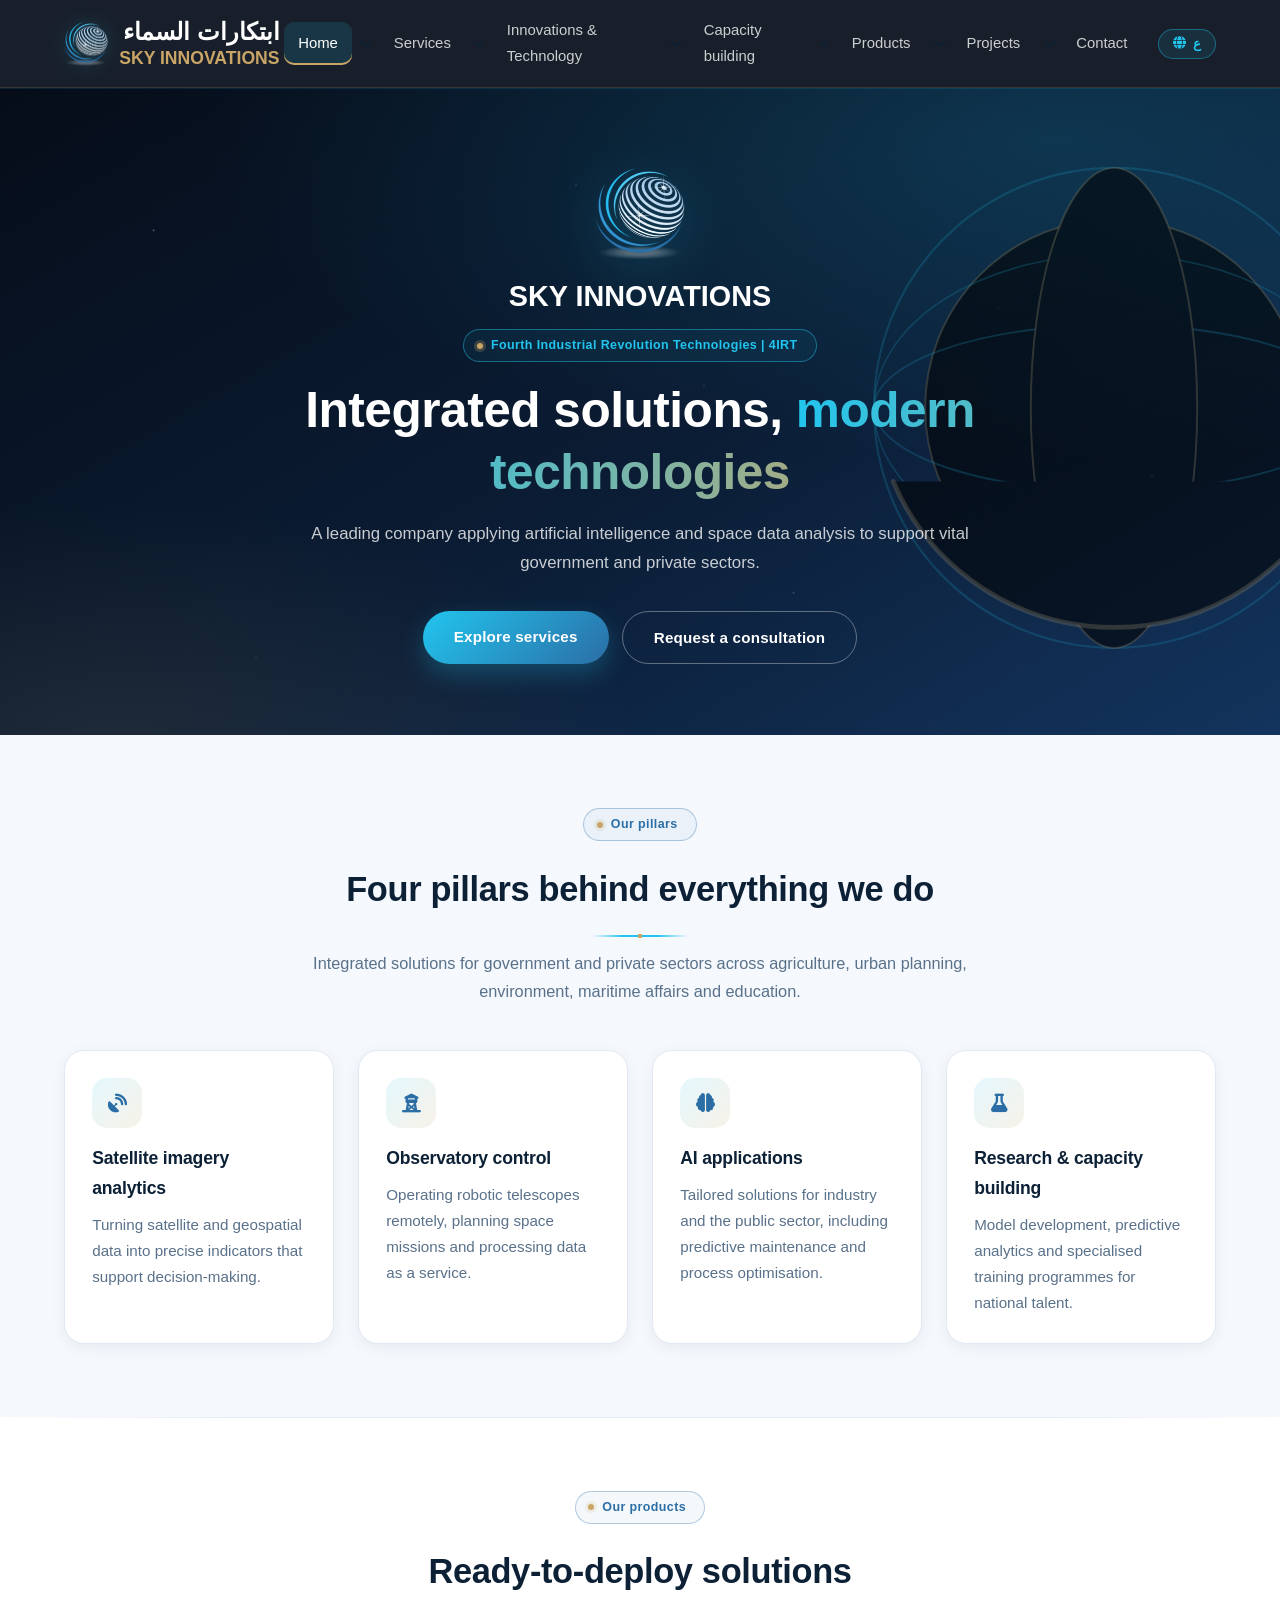
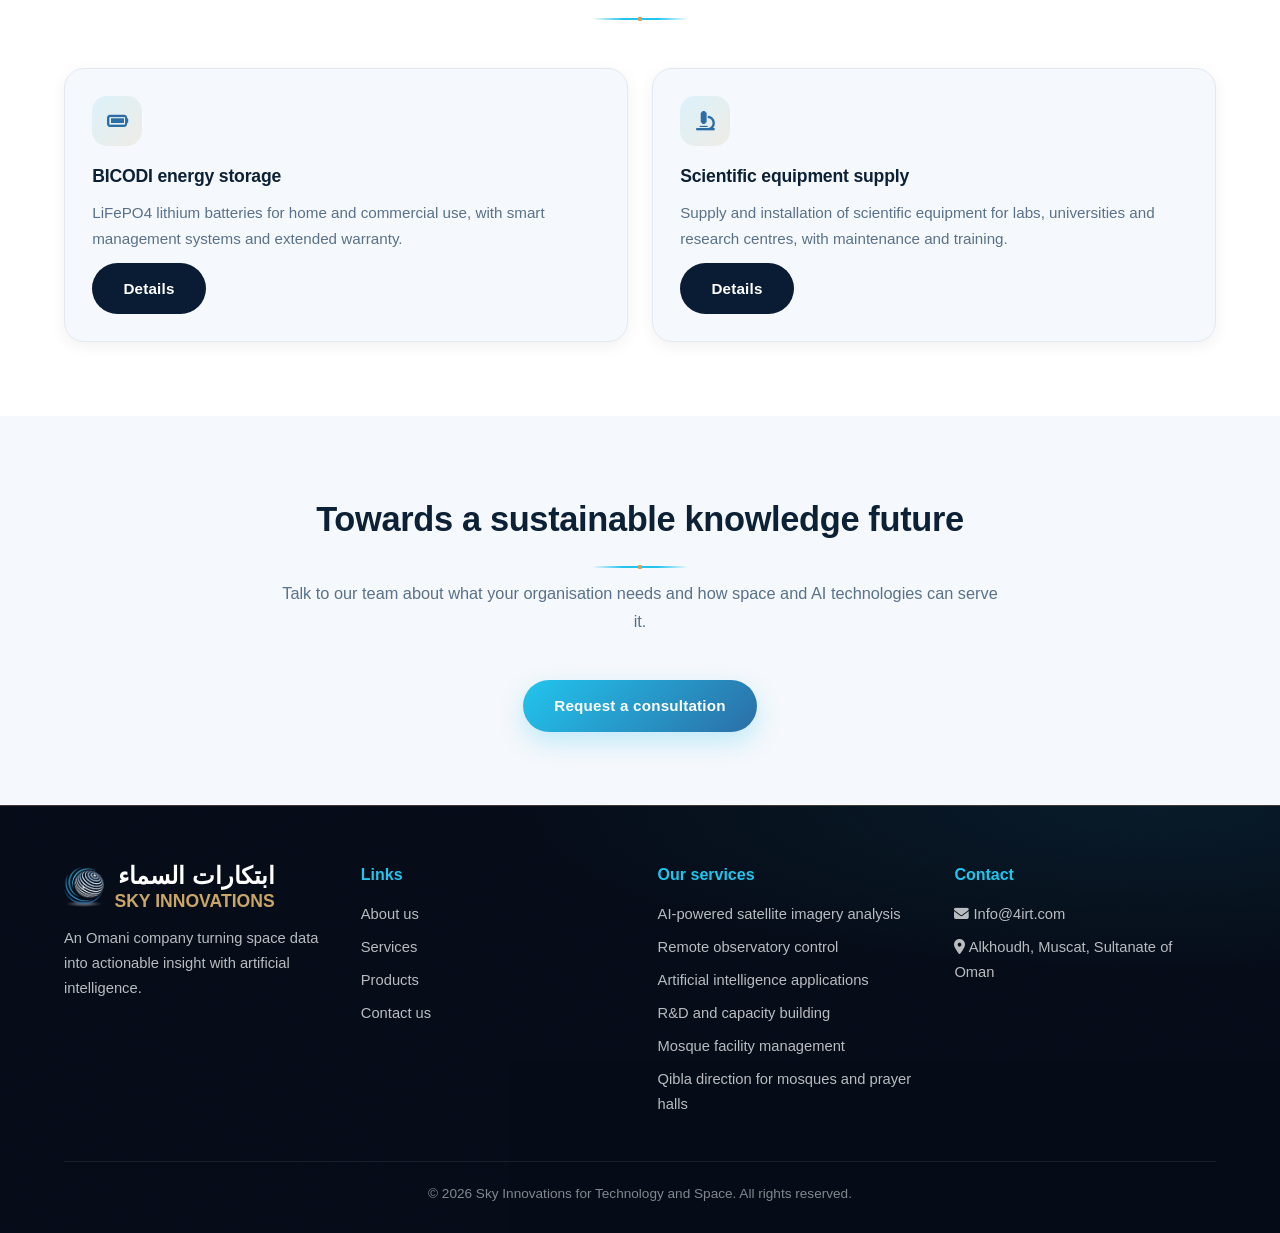
<file: index.html>
<!DOCTYPE html>
<html lang="ar" dir="rtl">
<head>
<meta charset="UTF-8">
<meta name="viewport" content="width=device-width, initial-scale=1.0, viewport-fit=cover">
<meta http-equiv="Content-Security-Policy" content="default-src 'self'; base-uri 'self'; object-src 'none'; script-src 'self'; style-src 'self' 'unsafe-inline' https://fonts.googleapis.com https://cdnjs.cloudflare.com; font-src 'self' https://fonts.gstatic.com https://cdnjs.cloudflare.com; img-src 'self' data:; connect-src 'self'; form-action 'self'; frame-src 'none'; upgrade-insecure-requests">
<meta name="referrer" content="strict-origin-when-cross-origin">
<title>ابتكارات السماء | Sky Innovations</title>
<meta name="description" content="شركة عُمانية متخصصة في تحليل الصور الفضائية بالذكاء الاصطناعي، والتحكم بالمراصد عن بُعد، وبناء القدرات الوطنية.">
<link href="https://fonts.googleapis.com/css2?family=Tajawal:wght@300;400;500;700;800;900&family=Inter:wght@400;500;600;700;800;900&display=swap" rel="stylesheet" crossorigin="anonymous" referrerpolicy="no-referrer">
<link rel="stylesheet" href="https://cdnjs.cloudflare.com/ajax/libs/font-awesome/6.5.1/css/all.min.css" crossorigin="anonymous" referrerpolicy="no-referrer">
<link rel="stylesheet" href="assets/style.css">

<style>
  :root {
    --brand-size: 1.8rem;       
    --logo-size: 1.1rem;        
  }

 
  .hero-brand {
    display: flex;
    align-items: baseline;       
    justify-content: center;
    gap: 16px;
    margin: 0 0 1rem;
  }
  .hero-brand .brand-ar,
  .hero-brand .brand-en {
    font-family: "Tajawal", sans-serif !important;
    font-size: var(--brand-size) !important;
    font-weight: 800 !important;
    line-height: 1.2 !important;
    letter-spacing: 0 !important;
    word-spacing: 0 !important;
    margin: 0 !important;
    padding: 0 !important;
  }
  .hero-brand .brand-en { text-transform: uppercase; }
  .hero-brand .brand-rule {
    align-self: center;
    width: 1px;
    height: 1.4em;
    background: currentColor;
    opacity: .5;
    flex: none;
  }

 
  .logo h1,
  .logo p {
    font-family: "Tajawal", sans-serif !important;
    font-size: var(--logo-size) !important;
    font-weight: 800 !important;
    line-height: 1.25 !important;
    letter-spacing: 0 !important;
    word-spacing: 0 !important;
    margin: 0 !important;
    padding: 0 !important;
  }


  .footer-brand strong,
  .footer-brand em {
    display: block;
    font-family: "Tajawal", sans-serif !important;
    font-size: var(--logo-size) !important;
    font-style: normal;
    font-weight: 800 !important;
    line-height: 1.25 !important;
    letter-spacing: 0 !important;
    word-spacing: 0 !important;
    margin: 0 !important;
    padding: 0 !important;
  }

  
  .logo > div,
  .footer-brand > div {
    display: flex;
    flex-direction: column;
    align-items: flex-start;
  }
  .logo h1, .logo p,
  .footer-brand strong, .footer-brand em {
    width: max-content;
    max-width: none;
    white-space: nowrap;
  }

 
  .logo h1.is-latin,
  .footer-brand strong.is-latin {
    text-transform: uppercase;
  }
  .logo > div, .footer-brand > div { text-align: start; }

  .hero-brand,
  .logo > div,
  .footer-brand > div {
    direction: rtl;
  }
  .hero-brand .brand-en,
  .logo p,
  .footer-brand em {
    direction: ltr;
    unicode-bidi: isolate;
  }

  .logo p,
  .footer-brand em,
  .hero-brand .brand-en {
    display: block !important;
    visibility: visible !important;
    opacity: 1 !important;
    height: auto !important;
    max-height: none !important;
    overflow: visible !important;
    position: static !important;
    transform: none !important;
    clip: auto !important;
  }
  .hero-brand .brand-en { display: inline-block !important; }
 
  .nav-menu .has-sub { position: relative; display: flex; align-items: center; gap: 4px; }
  .nav-menu .sub-menu li { position: relative; }
  .nav-menu .sub-toggle {
    background: none; border: 0; color: inherit; cursor: pointer;
    padding: 4px; font-size: .75rem; line-height: 1;
  }
  .nav-menu .sub-toggle i { transition: transform .2s; }
  .nav-menu .has-sub.open > .sub-toggle i { transform: rotate(180deg); }
  .nav-menu .sub-menu {
    list-style: none; margin: 0; padding: 6px;
    position: absolute; top: 100%; inset-inline-start: 0;
    min-width: 180px;
    background: #0b1626; border: 1px solid rgba(255,255,255,.12);
    border-radius: 10px; box-shadow: 0 10px 30px rgba(0,0,0,.4);
    opacity: 0; visibility: hidden; transform: translateY(6px);
    transition: opacity .2s, transform .2s, visibility .2s;
    z-index: 100;
  }
  .nav-menu .sub-menu li { display: block; margin: 0; }
  .nav-menu .sub-menu a { display: block; padding: 8px 12px; border-radius: 8px; white-space: nowrap; }
  .nav-menu .sub-menu a:hover { background: rgba(255,255,255,.08); }

  
  .nav-menu .sub-menu li.has-sub { display: flex; justify-content: space-between; }
  .nav-menu .sub-menu li.has-sub > a { flex: 1; }
  .nav-menu .sub-menu .sub-menu {
    top: -7px; inset-inline-start: auto; inset-inline-end: calc(100% - 2px);
  }
  .nav-menu .sub-menu .sub-toggle i,
  .nav-menu .sub-menu .has-sub.open > .sub-toggle i { transform: rotate(90deg); }
  html[dir="ltr"] .nav-menu .sub-menu .sub-toggle i,
  html[dir="ltr"] .nav-menu .sub-menu .has-sub.open > .sub-toggle i { transform: rotate(-90deg); }

  .nav-menu .has-sub.open > .sub-menu,
  .nav-menu .has-sub:focus-within > .sub-menu {
    opacity: 1; visibility: visible; transform: none;
  }
  @media (hover: hover) {
    .nav-menu .has-sub:hover > .sub-menu { opacity: 1; visibility: visible; transform: none; }
  }
  @media (max-width: 900px) {
    .nav-menu .has-sub { flex-wrap: wrap; }
    .nav-menu .sub-menu {
      position: static; width: 100%; flex-basis: 100%;
      display: none; opacity: 1; visibility: visible; transform: none;
      box-shadow: none; background: transparent; border: 0; padding: 0 12px;
    }
    .nav-menu .has-sub.open > .sub-menu { display: block; }
  }
</style>

<link rel="icon" type="image/png" href="assets/favicon.png">
<link rel="apple-touch-icon" href="assets/favicon.png">
<meta name="theme-color" content="#050C18">
</head>
<body data-title-ar="ابتكارات السماء | Sky Innovations" data-title-en="Sky Innovations | ابتكارات السماء" data-desc-ar="شركة عُمانية متخصصة في تحليل الصور الفضائية بالذكاء الاصطناعي، والتحكم بالمراصد عن بُعد،." data-desc-en="An Omani company specialising in AI-powered satellite imagery analysis, remote observatory control and national capacity building.">
<nav class="navbar">
  <div class="nav-container">
    <a class="logo" href="index.html">
      <img src="assets/logo.png" alt="شعار ابتكارات السماء">
      <div><h1>ابتكارات السماء</h1><p>SKY INNOVATIONS</p></div>
    </a>
    <div class="nav-right">
      <button class="lang-btn" id="langBtn" type="button" aria-label="تبديل اللغة / Switch language">
        <i class="fa-solid fa-globe"></i><span id="langLabel">EN</span>
      </button>
      <button class="nav-toggle" aria-label="القائمة / Menu" aria-expanded="false"><i class="fa-solid fa-bars"></i></button>
    </div>
    <ul class="nav-menu"><li class="has-sub"><a href="index.html" class="active" data-en="Home">الرئيسية</a><button class="sub-toggle" type="button" aria-expanded="false" aria-label="القائمة الفرعية / Submenu"><i class="fa-solid fa-chevron-down"></i></button>
        <ul class="sub-menu">
          <li><a href="about.html" data-en="About">نبذه عن الشركة</a></li>
           <li><a href="about.html" data-en="About">سياسة الأمن والسلامة</a></li>
        </ul></li><li class="has-sub"><a href="services.html" data-en="Services">الخدمات</a><button class="sub-toggle" type="button" aria-expanded="false" aria-label="القائمة الفرعية / Submenu"><i class="fa-solid fa-chevron-down"></i></button>
        <ul class="sub-menu">
          <li><a href="services.html#mosque-management" data-en="Mosque facility management">إدارة مرافق المساجد</a></li>
          <li><a href="qibla.html" data-en="Qibla direction">تحديد اتجاه القبلة</a></li>
          <li><a href="network-surveys.html" data-en="Network surveys">المسوحات الشبكية</a></li>
          <li><a href="network-site-optimization.html" data-en="Network site optimization">تحسين مواقع الشبكية</a></li>
          <li><a href="observatory-control.html" data-en="Astronomical observatory control">التحكم بالمراصد الفلكية</a></li>
          <li><a href="space-mission-management.html" data-en="Space mission management">إدارة المهام الفضائية</a></li>
          <li><a href="data-analysis-forecasting.html" data-en="Data analysis &amp; extrapolation">تحليل واستقراء البيانات</a></li>
          <li><a href="rd-prototyping.html" data-en="R&amp;D and prototyping">البحث والتطوير والنمذجة الأولية</a></li>
          <li><a href="big-data-processing.html" data-en="Big data processing">معالجة البيانات الضخمة</a></li>
        </ul></li><li class="has-sub"><a href="innovations.html" data-en="Innovations &amp; Technology">الابتكارات والتقنية</a><button class="sub-toggle" type="button" aria-expanded="false" aria-label="القائمة الفرعية / Submenu"><i class="fa-solid fa-chevron-down"></i></button>
        <ul class="sub-menu">
          <li><a href="data-to-insights.html" data-en="Turning data into insights"></a></li>
           <li><a href="innovative-solutions.html" data-en="Innovative solutions">الحلول الابتكارية</a></li>
          <li><a href="sustainable-environment.html" data-en="Sustainable environmental monitoring">مراقبة البيئة المستدامة</a></li>
          <li><a href="cognitive-cities.html" data-en="Cognitive city systems">أنظمة المدن الإدراكية</a></li>
          <li><a href="change-detection.html" data-en="Change detection &amp; forecasting">الكشف عن التغييرات والتوقعات</a></li>
        </ul></li><li class="has-sub"><a href="capacity.html" data-en="Capacity building">بناء القدرات</a><button class="sub-toggle" type="button" aria-expanded="false" aria-label="القائمة الفرعية / Submenu"><i class="fa-solid fa-chevron-down"></i></button>
        <ul class="sub-menu">
          <li><a href="sky-innovations.html" data-en="Sky Innovations">الفلك والفضاء</a>
            
            <ul class="sub-menu"></ul>
          </li>
          <li><a href="majan.html" data-en="Majan">الذكاء الاصطناعي</a>
  
            <ul class="sub-menu"></ul>
            
          </li>
        </ul></li><li class="has-sub"><a href="products.html" data-en="Products">المنتجات</a><button class="sub-toggle" type="button" aria-expanded="false" aria-label="القائمة الفرعية / Submenu"><i class="fa-solid fa-chevron-down"></i></button>
        <ul class="sub-menu">
          <li><a href="imam-app.html" data-en="Imam app">تطبيقات الهواتف النقالة</a></li>
          <li><a href="scientific-equipment.html" data-en="Scientific equipment supply"> الأجهزة العلمية</a></li>
          <li><a href="#" data-en="Scientific equipment supply"> الطاقة المتجددة</a></li>
        </ul></li><li class="has-sub"><a href="projects.html" data-en="Projects">المشاريع</a><button class="sub-toggle" type="button" aria-expanded="false" aria-label="القائمة الفرعية / Submenu"><i class="fa-solid fa-chevron-down"></i></button>
        <ul class="sub-menu">
          <li><a href="contributed-projects.html" data-en="Contributed projects"اري>الشركاء والمشاريع</a></li>
        </ul></li><li><a href="contact.html" data-en="Contact">تواصل معنا</a></li></ul>
  </div>
</nav>
<header class="hero"><div class="hero-orbit" aria-hidden="true">
  <svg viewBox="0 0 400 400" xmlns="http://www.w3.org/2000/svg">
    <circle class="ring" cx="200" cy="200" r="150" stroke-width="1.4"/>
    <circle class="ring-b" cx="200" cy="200" r="118" stroke-width="1.2"/>
    <ellipse class="ring" cx="200" cy="200" rx="150" ry="52" stroke-width="1.2"/>
    <ellipse class="ring" cx="200" cy="200" rx="150" ry="96" stroke-width="1"/>
    <ellipse class="ring-b" cx="200" cy="200" rx="52" ry="150" stroke-width="1.2"/>
    <path class="ring-b" d="M62 246a150 150 0 0 0 276 0" stroke-width="3" stroke-linecap="round"/>
  </svg>
</div><div class="hero-inner">
  <img class="hero-logo" src="assets/logo.png" alt="شعار ابتكارات السماء">
  <div class="hero-brand">
    <span class="brand-ar">ابتكارات السماء</span>
    <span class="brand-rule" aria-hidden="true"></span>
    <span class="brand-en">SKY INNOVATIONS</span>
  </div>
  <div class="eyebrow" data-en="Fourth Industrial Revolution Technologies | 4IRT">تقنيات الثورة الصناعية الرابعة | 4IRT</div>
  <h2 data-en="Integrated solutions, &lt;span&gt;modern technologies&lt;/span&gt;">حلول متكاملة، <span>تقنيات حديثة</span></h2>
  <p data-en="A leading company applying artificial intelligence and space data analysis to support vital government and private sectors.">شركة رائدة في توظيف الذكاء الاصطناعي وتحليل البيانات الفضائية لدعم مختلف القطاعات الحيوية الحكومية والخاصة.</p>
  <div class="hero-actions">
    <a class="btn btn-primary" href="services.html" data-en="Explore services">استعراض الخدمات</a>
    <a class="btn btn-ghost" href="contact.html" data-en="Request a consultation">طلب استشارة</a>
  </div>
</div></header>

<section>
  <div class="wrap">
    <div class="section-head"><div class="eyebrow" data-en="Our pillars">ركائزنا</div><h3 data-en="Four pillars behind everything we do">أربع ركائز نبني عليها خدماتنا</h3><p data-en="Integrated solutions for government and private sectors across agriculture, urban planning, environment, maritime affairs and education.">حلول متكاملة تخدم الجهات الحكومية والقطاع الخاص في الزراعة والتخطيط الحضري والبيئة والشؤون البحرية والتعليم.</p></div>
    <div class="grid g4">
      <div class="card"><i class="ico fa-solid fa-satellite-dish"></i><h4 data-en="Satellite imagery analytics">تحليلات الصور الفضائية</h4><p data-en="Turning satellite and geospatial data into precise indicators that support decision-making.">تحويل بيانات الأقمار الصناعية والبيانات الجغرافية المكانية إلى مؤشرات دقيقة تدعم اتخاذ القرار.</p></div>
      <div class="card"><i class="ico fa-solid fa-tower-observation"></i><h4 data-en="Observatory control">التحكم بالمراصد</h4><p data-en="Operating robotic telescopes remotely, planning space missions and processing data as a service.">تشغيل التلسكوبات الروبوتية عن بُعد وتخطيط المهام الفضائية ومعالجة البيانات كخدمة.</p></div>
      <div class="card"><i class="ico fa-solid fa-brain"></i><h4 data-en="AI applications">تطبيقات الذكاء الاصطناعي</h4><p data-en="Tailored solutions for industry and the public sector, including predictive maintenance and process optimisation.">حلول مخصّصة للصناعة والقطاع العام تشمل الصيانة التنبؤية وتحسين العمليات.</p></div>
      <div class="card"><i class="ico fa-solid fa-flask"></i><h4 data-en="Research &amp; capacity building">البحث وبناء القدرات</h4><p data-en="Model development, predictive analytics and specialised training programmes for national talent.">تطوير النماذج والتحليلات التنبؤية وبرامج تدريبية متخصصة لتأهيل الكوادر الوطنية.</p></div>
    </div>
  </div>
</section>

<section class="alt">
  <div class="wrap">
    <div class="section-head"><div class="eyebrow" data-en="Our products">منتجاتنا</div><h3 data-en="Ready-to-deploy solutions">حلول جاهزة للتطبيق</h3></div>
    <div class="grid g3">
      <div class="card"><i class="ico fa-solid fa-battery-full"></i><h4 data-en="BICODI energy storage">أنظمة تخزين الطاقة BICODI</h4><p data-en="LiFePO4 lithium batteries for home and commercial use, with smart management systems and extended warranty.">بطاريات ليثيوم LiFePO4 للاستخدام المنزلي والتجاري بأنظمة إدارة ذكية وضمان ممتد.</p><p style="margin-top:.7rem"><a class="btn btn-dark" href="products.html" data-en="Details">التفاصيل</a></p></div>
      <div class="card"><i class="ico fa-solid fa-microscope"></i><h4 data-en="Scientific equipment supply"> الأجهزة العلمية</h4><p data-en="Supply and installation of scientific equipment for labs, universities and research centres, with maintenance and training.">توريد وتركيب الأجهزة والمعدات العلمية للمختبرات والجامعات ومراكز الأبحاث مع الصيانة والتدريب.</p><p style="margin-top:.7rem"><a class="btn btn-dark" href="products.html" data-en="Details">التفاصيل</a></p></div>
    </div>
  </div>
</section>

<section>
  <div class="wrap" style="text-align:center">
    <div class="section-head"><h3 data-en="Towards a sustainable knowledge future">نحو مستقبل معرفي مستدام</h3><p data-en="Talk to our team about what your organisation needs and how space and AI technologies can serve it.">تواصل مع فريقنا لمناقشة احتياج مؤسستك وكيف يمكن لتقنيات الفضاء والذكاء الاصطناعي أن تخدمه.</p></div>
    <a class="btn btn-primary" href="contact.html" data-en="Request a consultation">طلب استشارة</a>
  </div>
</section>
<footer>
  <div class="footer-grid">
    <div>
      <div class="footer-brand"><img src="assets/logo.png" alt=""><div><strong>ابتكارات السماء</strong><em>SKY INNOVATIONS</em></div></div>
      <p style="font-size:.92rem" data-en="An Omani company turning space data into actionable insight with artificial intelligence.">شركة عُمانية متخصصة في تحويل البيانات الفضائية إلى رؤى قابلة للتنفيذ .</p>
    </div>
    <div>
      <h5 data-en="Links">روابط</h5>
      <ul>
        <li><a href="about.html" data-en="About us">من نحن</a></li>
        <li><a href="services.html" data-en="Services">الخدمات</a></li>
        <li><a href="products.html" data-en="Products">المنتجات</a></li>
        <li><a href="contact.html" data-en="Contact us">تواصل معنا</a></li>
      </ul>
    </div>
    <div>
      <h5 data-en="Our services">خدماتنا</h5>
      <ul>
        <li data-en="AI-powered satellite imagery analysis">تحليل الصور الفضائية بالذكاء الاصطناعي</li>
        <li data-en="Remote observatory control">التحكم بالمراصد عن بُعد</li>
        <li data-en="Artificial intelligence applications">تطبيقات الذكاء الاصطناعي</li>
        <li data-en="R&amp;D and capacity building">البحث والتطوير وبناء القدرات</li>
        <li data-en="Mosque facility management"><a href="services.html#mosque-management">إدارة مرافق المساجد</a></li>
        <li data-en="Qibla direction for mosques and prayer halls"><a href="qibla.html">تحديد اتجاه القبلة للجوامع والمصليات</a></li>
      </ul>
    </div>
    <div>
      <h5 data-en="Contact">تواصل</h5>
      <ul>
        <li><i class="fa-solid fa-envelope"></i> Info@4irt.com</li>
        <li><i class="fa-solid fa-location-dot"></i> <span data-en="Alkhoudh, Muscat, Sultanate of Oman">الخوض, مسقط, سلطنة عُمان</span></li>
      </ul>
    </div>
  </div>
  <div class="copy" data-en="© 2026 Sky Innovations for Technology and Space. All rights reserved.">© 2026 شركة ابتكارات السماء . جميع الحقوق محفوظة.</div>
</footer>

<script src="assets/lang.js"></script>
<script src="assets/brand-fit.js"></script>
<script src="assets/nav-dropdown.js"></script>
</body>
</html>
</file>
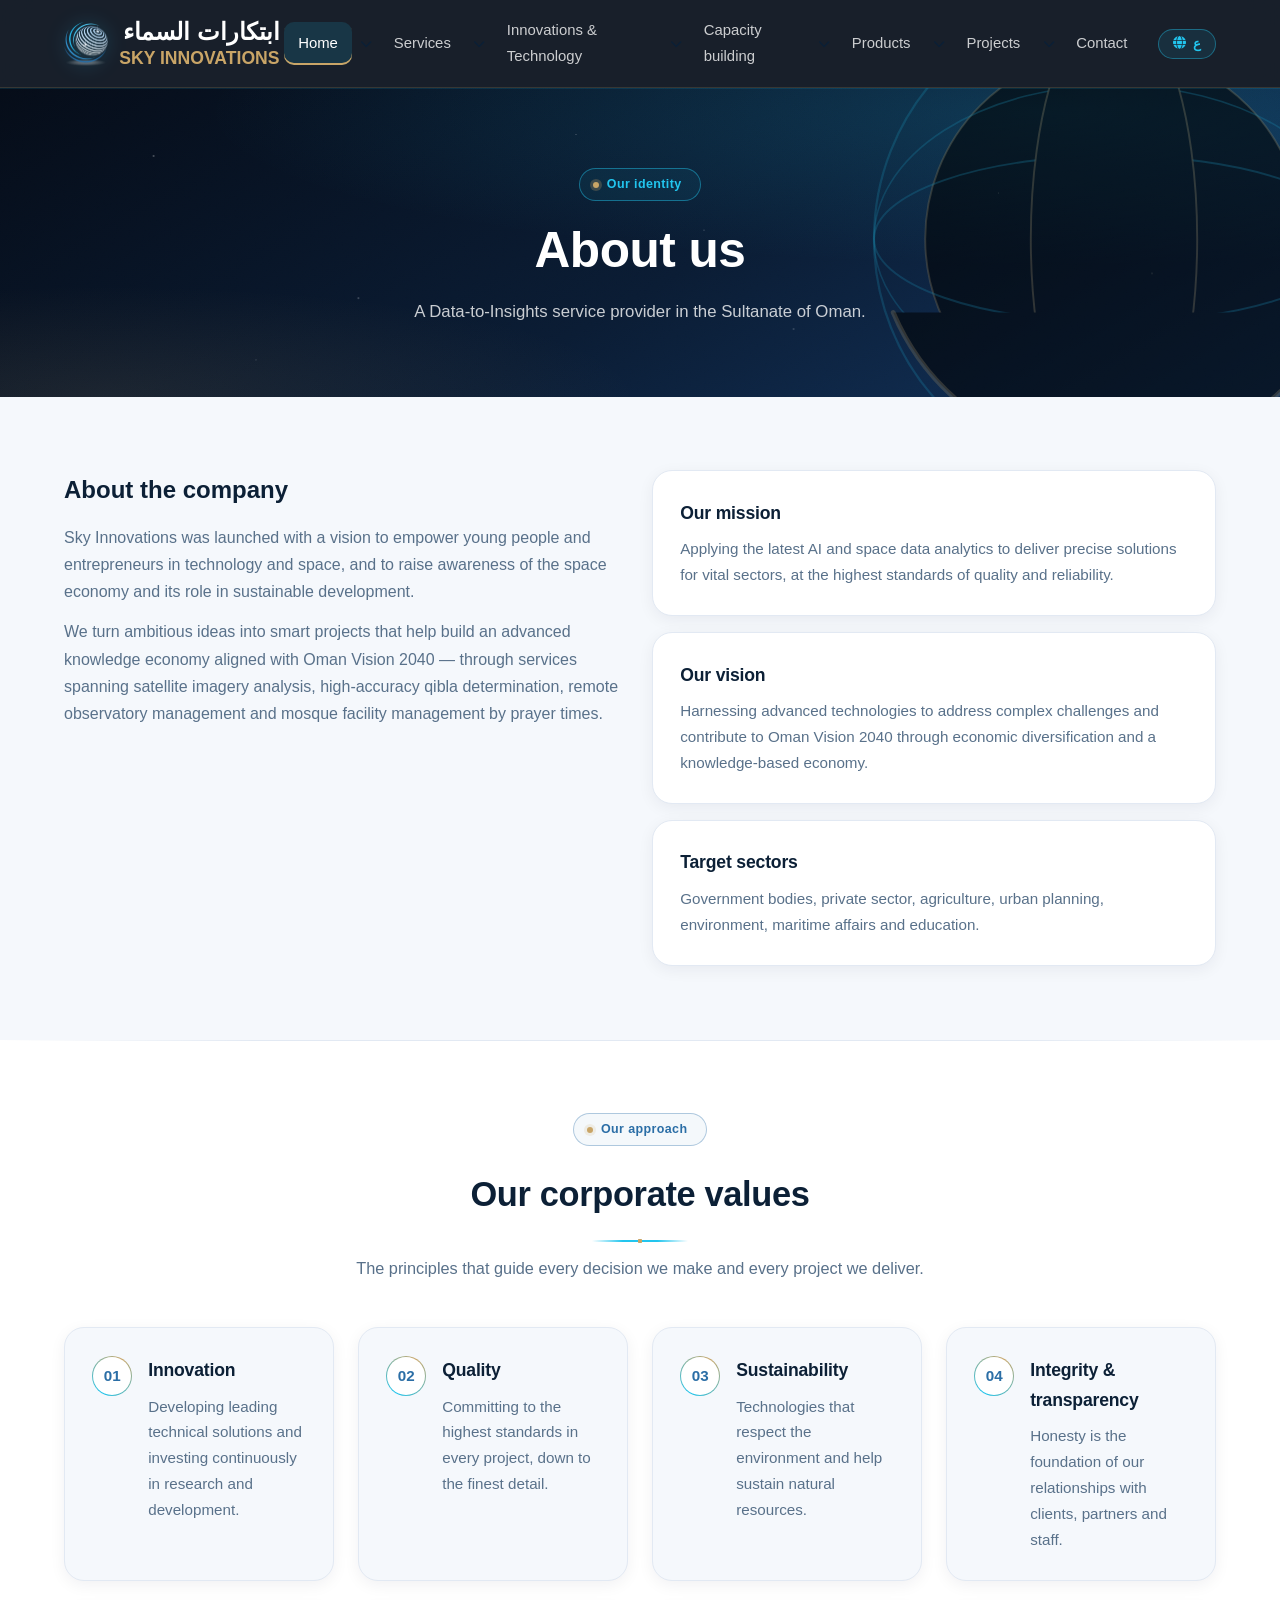
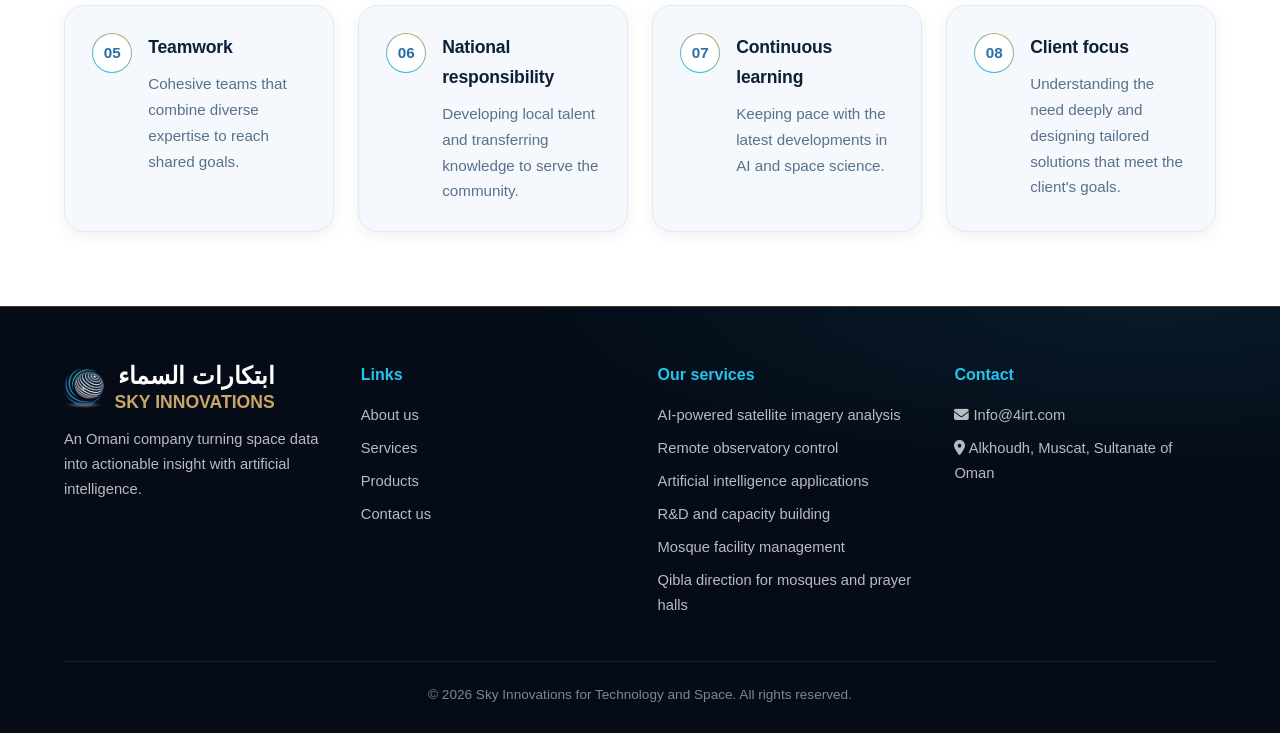
<file: about.html>
<!DOCTYPE html>
<html lang="ar" dir="rtl">
<head>
<meta charset="UTF-8">
<meta name="viewport" content="width=device-width, initial-scale=1.0, viewport-fit=cover">
<meta http-equiv="Content-Security-Policy" content="default-src 'self'; base-uri 'self'; object-src 'none'; script-src 'self'; style-src 'self' 'unsafe-inline' https://fonts.googleapis.com https://cdnjs.cloudflare.com; font-src 'self' https://fonts.gstatic.com https://cdnjs.cloudflare.com; img-src 'self' data:; connect-src 'self'; form-action 'self'; frame-src 'none'; upgrade-insecure-requests">
<meta name="referrer" content="strict-origin-when-cross-origin">
<title>من نحن | ابتكارات السماء</title>
<meta name="description" content="نبذة عن شركة ابتكارات السماء، رؤيتها ورسالتها وقيمها المؤسسية.">
<link href="https://fonts.googleapis.com/css2?family=Tajawal:wght@300;400;500;700;800;900&family=Inter:wght@400;500;600;700;800;900&display=swap" rel="stylesheet" crossorigin="anonymous" referrerpolicy="no-referrer">
<link rel="stylesheet" href="https://cdnjs.cloudflare.com/ajax/libs/font-awesome/6.5.1/css/all.min.css" crossorigin="anonymous" referrerpolicy="no-referrer">
<link rel="stylesheet" href="assets/style.css">
<style>
  :root {
    --brand-size: 1.8rem;        
    --logo-size: 1.1rem;         
  }

  /* ===== الشعار في قسم الـ hero ===== */
  .hero-brand {
    display: flex;
    align-items: baseline;      
    justify-content: center;
    gap: 16px;
    margin: 0 0 1rem;
  }
  .hero-brand .brand-ar,
  .hero-brand .brand-en {
    font-family: "Tajawal", sans-serif !important;
    font-size: var(--brand-size) !important;
    font-weight: 800 !important;
    line-height: 1.2 !important;
    letter-spacing: 0 !important;
    word-spacing: 0 !important;
    margin: 0 !important;
    padding: 0 !important;
  }
  .hero-brand .brand-en { text-transform: uppercase; }
  .hero-brand .brand-rule {
    align-self: center;
    width: 1px;
    height: 1.4em;
    background: currentColor;
    opacity: .5;
    flex: none;
  }

  /* ===== الشعار في الشريط العلوي ===== */
  .logo h1,
  .logo p {
    font-family: "Tajawal", sans-serif !important;
    font-size: var(--logo-size) !important;
    font-weight: 800 !important;
    line-height: 1.25 !important;
    letter-spacing: 0 !important;
    word-spacing: 0 !important;
    margin: 0 !important;
    padding: 0 !important;
  }

  /* ===== الشعار في الفوتر ===== */
  .footer-brand strong,
  .footer-brand em {
    display: block;
    font-family: "Tajawal", sans-serif !important;
    font-size: var(--logo-size) !important;
    font-style: normal;
    font-weight: 800 !important;
    line-height: 1.25 !important;
    letter-spacing: 0 !important;
    word-spacing: 0 !important;
    margin: 0 !important;
    padding: 0 !important;
  }

 
  .logo > div,
  .footer-brand > div {
    display: flex;
    flex-direction: column;
    align-items: flex-start;
  }
  .logo h1, .logo p,
  .footer-brand strong, .footer-brand em {
    width: max-content;
    max-width: none;
    white-space: nowrap;
  }

  /* ===== النسخة الإنجليزية: نفس شكل العربية بالضبط ===== */
  .logo h1.is-latin,
  .footer-brand strong.is-latin {
    text-transform: uppercase;
  }
  .logo > div, .footer-brand > div { text-align: start; }

  .hero-brand,
  .logo > div,
  .footer-brand > div {
    direction: rtl;
  }
  .hero-brand .brand-en,
  .logo p,
  .footer-brand em {
    direction: ltr;
    unicode-bidi: isolate;
  }
 
  .logo p,
  .footer-brand em,
  .hero-brand .brand-en {
    display: block !important;
    visibility: visible !important;
    opacity: 1 !important;
    height: auto !important;
    max-height: none !important;
    overflow: visible !important;
    position: static !important;
    transform: none !important;
    clip: auto !important;
  }
  .hero-brand .brand-en { display: inline-block !important; }

  .nav-menu .has-sub { position: relative; display: flex; align-items: center; gap: 4px; }
  .nav-menu .sub-menu li { position: relative; }
  .nav-menu .sub-toggle {
    background: none; border: 0; color: inherit; cursor: pointer;
    padding: 4px; font-size: .75rem; line-height: 1;
  }
  .nav-menu .sub-toggle i { transition: transform .2s; }
  .nav-menu .has-sub.open > .sub-toggle i { transform: rotate(180deg); }
  .nav-menu .sub-menu {
    list-style: none; margin: 0; padding: 6px;
    position: absolute; top: 100%; inset-inline-start: 0;
    min-width: 180px;
    background: #0b1626; border: 1px solid rgba(255,255,255,.12);
    border-radius: 10px; box-shadow: 0 10px 30px rgba(0,0,0,.4);
    opacity: 0; visibility: hidden; transform: translateY(6px);
    transition: opacity .2s, transform .2s, visibility .2s;
    z-index: 100;
  }
  .nav-menu .sub-menu li { display: block; margin: 0; }
  .nav-menu .sub-menu a { display: block; padding: 8px 12px; border-radius: 8px; white-space: nowrap; }
  .nav-menu .sub-menu a:hover { background: rgba(255,255,255,.08); }

  
  .nav-menu .sub-menu li.has-sub { display: flex; justify-content: space-between; }
  .nav-menu .sub-menu li.has-sub > a { flex: 1; }
  .nav-menu .sub-menu .sub-menu {
    top: -7px; inset-inline-start: auto; inset-inline-end: calc(100% - 2px);
  }
  .nav-menu .sub-menu .sub-toggle i,
  .nav-menu .sub-menu .has-sub.open > .sub-toggle i { transform: rotate(90deg); }
  html[dir="ltr"] .nav-menu .sub-menu .sub-toggle i,
  html[dir="ltr"] .nav-menu .sub-menu .has-sub.open > .sub-toggle i { transform: rotate(-90deg); }

  .nav-menu .has-sub.open > .sub-menu,
  .nav-menu .has-sub:focus-within > .sub-menu {
    opacity: 1; visibility: visible; transform: none;
  }
  @media (hover: hover) {
    .nav-menu .has-sub:hover > .sub-menu { opacity: 1; visibility: visible; transform: none; }
  }
  @media (max-width: 900px) {
    .nav-menu .has-sub { flex-wrap: wrap; }
    .nav-menu .sub-menu {
      position: static; width: 100%; flex-basis: 100%;
      display: none; opacity: 1; visibility: visible; transform: none;
      box-shadow: none; background: transparent; border: 0; padding: 0 12px;
    }
    .nav-menu .has-sub.open > .sub-menu { display: block; }
  }
</style>

<link rel="icon" type="image/png" href="assets/favicon.png">
<link rel="apple-touch-icon" href="assets/favicon.png">
<meta name="theme-color" content="#050C18">
</head>
<body data-title-ar="من نحن | ابتكارات السماء" data-title-en="About | Sky Innovations" data-desc-ar="نبذة عن شركة ابتكارات السماء، رؤيتها ورسالتها وقيمها المؤسسية." data-desc-en="About Sky Innovations — our vision, mission and corporate values.">
<nav class="navbar">
  <div class="nav-container">
    <a class="logo" href="index.html">
      <img src="assets/logo.png" alt="شعار ابتكارات السماء">
      <div><h1>ابتكارات السماء</h1><p>SKY INNOVATIONS</p></div>
    </a>
    <div class="nav-right">
      <button class="lang-btn" id="langBtn" type="button" aria-label="تبديل اللغة / Switch language">
        <i class="fa-solid fa-globe"></i><span id="langLabel">EN</span>
      </button>
      <button class="nav-toggle" aria-label="القائمة / Menu" aria-expanded="false"><i class="fa-solid fa-bars"></i></button>
    </div>
    <ul class="nav-menu"><li class="has-sub"><a href="index.html" class="active" data-en="Home">الرئيسية</a><button class="sub-toggle" type="button" aria-expanded="false" aria-label="القائمة الفرعية / Submenu"><i class="fa-solid fa-chevron-down"></i></button>
        <ul class="sub-menu">
          <li><a href="about.html" data-en="About">نبذة عن الشركة</a></li>
          <li><a href="about.html" data-en="About">سياسة الأمن والسلامة</a></li>
        </ul></li><li class="has-sub"><a href="services.html" data-en="Services">الخدمات</a><button class="sub-toggle" type="button" aria-expanded="false" aria-label="القائمة الفرعية / Submenu"><i class="fa-solid fa-chevron-down"></i></button>
        <ul class="sub-menu">
          <li><a href="services.html#mosque-management" data-en="Mosque facility management">إدارة مرافق المساجد</a></li>
          <li><a href="qibla.html" data-en="Qibla direction">تحديد اتجاه القبلة</a></li>
          <li><a href="network-surveys.html" data-en="Network surveys">المسوحات الشبكية</a></li>
          <li><a href="network-site-optimization.html" data-en="Network site optimization">تحسين مواقع الشبكية</a></li>
          <li><a href="observatory-control.html" data-en="Astronomical observatory control">التحكم بالمراصد الفلكية</a></li>
          <li><a href="space-mission-management.html" data-en="Space mission management">إدارة المهام الفضائية</a></li>
          <li><a href="data-analysis-forecasting.html" data-en="Data analysis &amp; extrapolation">تحليل واستقراء البيانات</a></li>
          <li><a href="rd-prototyping.html" data-en="R&amp;D and prototyping">البحث والتطوير والنمذجة الأولية</a></li>
          <li><a href="big-data-processing.html" data-en="Big data processing">معالجة البيانات الضخمة</a></li>
        </ul></li><li class="has-sub"><a href="innovations.html" data-en="Innovations &amp; Technology">الابتكارات والتقنية</a><button class="sub-toggle" type="button" aria-expanded="false" aria-label="القائمة الفرعية / Submenu"><i class="fa-solid fa-chevron-down"></i></button>
        <ul class="sub-menu">
           <li><a href="innovative-solutions.html" data-en="Innovative solutions">الحلول الابتكارية</a></li>
          <li><a href="sustainable-environment.html" data-en="Sustainable environmental monitoring">مراقبة البيئة المستدامة</a></li>
          <li><a href="cognitive-cities.html" data-en="Cognitive city systems">أنظمة المدن الإدراكية</a></li>
          <li><a href="change-detection.html" data-en="Change detection &amp; forecasting">الكشف عن التغييرات والتوقعات</a></li>
        </ul></li><li class="has-sub"><a href="capacity.html" data-en="Capacity building">بناء القدرات</a><button class="sub-toggle" type="button" aria-expanded="false" aria-label="القائمة الفرعية / Submenu"><i class="fa-solid fa-chevron-down"></i></button>
        <ul class="sub-menu">
          <li><a href="sky-innovations.html" data-en="Sky Innovations">الفلك والقضاء</a>
            <ul class="sub-menu"></ul>
          </li>
          <li><a href="majan.html" data-en="Majan">الذكاء الاصطناعي</a>
           
            <ul class="sub-menu"></ul>
          </li>
        </ul></li><li class="has-sub"><a href="products.html" data-en="Products">المنتجات</a><button class="sub-toggle" type="button" aria-expanded="false" aria-label="القائمة الفرعية / Submenu"><i class="fa-solid fa-chevron-down"></i></button>
        <ul class="sub-menu">
          <li><a href="imam-app.html" data-en="Imam app">تطبيقات الهواتف النقالة</a></li>
          <li><a href="scientific-equipment.html" data-en="Scientific equipment supply"> الأجهزة العلمية</a></li>
          <li><a href="scientific-equipment.html" data-en="Scientific equipment supply"> الطاقة المتجددة</a></li>
        </ul></li><li class="has-sub"><a href="projects.html" data-en="Projects">المشاريع</a><button class="sub-toggle" type="button" aria-expanded="false" aria-label="القائمة الفرعية / Submenu"><i class="fa-solid fa-chevron-down"></i></button>
        <ul class="sub-menu">
          <li><a href="contributed-projects.html" data-en="Contributed projects">الشركاء والمشاريع</a></li>
        </ul></li><li><a href="contact.html" data-en="Contact">تواصل معنا</a></li></ul>
  </div>
</nav>
<header class="hero"><div class="hero-orbit" aria-hidden="true">
  <svg viewBox="0 0 400 400" xmlns="http://www.w3.org/2000/svg">
    <circle class="ring" cx="200" cy="200" r="150" stroke-width="1.4"/>
    <circle class="ring-b" cx="200" cy="200" r="118" stroke-width="1.2"/>
    <ellipse class="ring" cx="200" cy="200" rx="150" ry="52" stroke-width="1.2"/>
    <ellipse class="ring" cx="200" cy="200" rx="150" ry="96" stroke-width="1"/>
    <ellipse class="ring-b" cx="200" cy="200" rx="52" ry="150" stroke-width="1.2"/>
    <path class="ring-b" d="M62 246a150 150 0 0 0 276 0" stroke-width="3" stroke-linecap="round"/>
  </svg>
</div><div class="hero-inner">
  <div class="eyebrow" data-en="Our identity">هويتنا المؤسسية</div>
  <h2 data-en="About us">من نحن</h2>
  <p data-en="A Data-to-Insights service provider in the Sultanate of Oman.">مزود خدمات «الحلول الابتكارية» في سلطنة عُمان.</p>
</div></header>

<section>
  <div class="wrap">
    <div class="grid g2">
      <div>
        <h3 style="font-size:1.5rem;font-weight:800;margin-bottom:.8rem" data-en="About the company">نبذة عن الشركة</h3>
        <p style="color:var(--gray)" data-en="Sky Innovations was launched with a vision to empower young people and entrepreneurs in technology and space, and to raise awareness of the space economy and its role in sustainable development.">أُطلقت ابتكارات السماء برؤية تهدف إلى تمكين الشباب ورواد الأعمال في مجالات التكنولوجيا والفضاء، ورفع الوعي بأهمية اقتصاد الفضاء ودوره في التنمية المستدامة.</p>
        <p style="color:var(--gray);margin-top:.8rem" data-en="We turn ambitious ideas into smart projects that help build an advanced knowledge economy aligned with Oman Vision 2040 — through services spanning satellite imagery analysis, high-accuracy qibla determination, remote observatory management and mosque facility management by prayer times.">نعمل على تحويل الأفكار الطموحة إلى مشاريع ذكية تُسهم في بناء اقتصاد معرفي متقدم يتماشى مع رؤية عُمان 2040، من خلال خدمات تشمل تحليل الصور الفضائية، وتحديد القبلة بدقة عالية، وإدارة المراصد الفلكية عن بُعد، وإدارة مرافق المساجد وفق أوقات الصلاة.</p>
      </div>
      <div class="grid" style="gap:1rem">
        <div class="card"><h4 data-en="Our mission">رسالتنا</h4><p data-en="Applying the latest AI and space data analytics to deliver precise solutions for vital sectors, at the highest standards of quality and reliability.">توظيف أحدث تقنيات الذكاء الاصطناعي وتحليلات البيانات الفضائية لتقديم حلول دقيقة تخدم القطاعات الحيوية، بأعلى معايير الجودة والموثوقية.</p></div>
        <div class="card"><h4 data-en="Our vision">رؤيتنا</h4><p data-en="Harnessing advanced technologies to address complex challenges and contribute to Oman Vision 2040 through economic diversification and a knowledge-based economy.">تسخير التقنيات المتقدمة لمواجهة التحديات المعقدة، والإسهام في تحقيق مستهدفات رؤية عُمان 2040 عبر تنويع الاقتصاد وبناء اقتصاد معرفي.</p></div>
        <div class="card"><h4 data-en="Target sectors">القطاعات المستهدفة</h4><p data-en="Government bodies, private sector, agriculture, urban planning, environment, maritime affairs and education.">الجهات الحكومية، القطاع الخاص، الزراعة، التخطيط الحضري، البيئة، الشؤون البحرية، والتعليم.</p></div>
      </div>
    </div>
  </div>
</section>

<section class="alt">
  <div class="wrap">
    <div class="section-head"><div class="eyebrow" data-en="Our approach">منهجنا</div><h3 data-en="Our corporate values">قيمنا المؤسسية</h3><p data-en="The principles that guide every decision we make and every project we deliver.">المبادئ التي توجّه كل قرار نتخذه وكل مشروع ننفذه.</p></div>
    <div class="grid g3"><div class="card"><div class="value-row"><span class="value-num">01</span><div><h4 data-en="Innovation">الابتكار</h4><p data-en="Developing leading technical solutions and investing continuously in research and development.">تطوير حلول تقنية رائدة والاستثمار المستمر في البحث والتطوير.</p></div></div></div><div class="card"><div class="value-row"><span class="value-num">02</span><div><h4 data-en="Quality">الجودة</h4><p data-en="Committing to the highest standards in every project, down to the finest detail.">الالتزام بأعلى المعايير في كل مشروع، وصولاً إلى أدق التفاصيل.</p></div></div></div><div class="card"><div class="value-row"><span class="value-num">03</span><div><h4 data-en="Sustainability">الاستدامة</h4><p data-en="Technologies that respect the environment and help sustain natural resources.">تقنيات تراعي البيئة وتسهم في استدامة الموارد الطبيعية.</p></div></div></div><div class="card"><div class="value-row"><span class="value-num">04</span><div><h4 data-en="Integrity &amp;amp; transparency">النزاهة والشفافية</h4><p data-en="Honesty is the foundation of our relationships with clients, partners and staff.">الصدق والأمانة أساس علاقاتنا مع العملاء والشركاء والموظفين.</p></div></div></div><div class="card"><div class="value-row"><span class="value-num">05</span><div><h4 data-en="Teamwork">العمل الجماعي</h4><p data-en="Cohesive teams that combine diverse expertise to reach shared goals.">فرق متناغمة تجمع خبرات متنوعة لتحقيق أهداف مشتركة.</p></div></div></div><div class="card"><div class="value-row"><span class="value-num">06</span><div><h4 data-en="National responsibility">المسؤولية الوطنية</h4><p data-en="Developing local talent and transferring knowledge to serve the community.">تطوير الكفاءات المحلية ونقل المعرفة لخدمة المجتمع.</p></div></div></div><div class="card"><div class="value-row"><span class="value-num">07</span><div><h4 data-en="Continuous learning">التعلم المستمر</h4><p data-en="Keeping pace with the latest developments in AI and space science.">مواكبة أحدث التطورات في الذكاء الاصطناعي وعلوم الفضاء.</p></div></div></div><div class="card"><div class="value-row"><span class="value-num">08</span><div><h4 data-en="Client focus">التركيز على العميل</h4><p data-en="Understanding the need deeply and designing tailored solutions that meet the client&#x27;s goals.">فهم عميق للاحتياج وتصميم حلول مخصّصة تحقق أهداف العميل.</p></div></div></div></div>
  </div>
</section>
<footer>
  <div class="footer-grid">
    <div>
      <div class="footer-brand"><img src="assets/logo.png" alt=""><div><strong>ابتكارات السماء</strong><em>SKY INNOVATIONS</em></div></div>
      <p style="font-size:.92rem" data-en="An Omani company turning space data into actionable insight with artificial intelligence.">شركة عُمانية متخصصة في تحليل البيانات الفضائية إلى رؤى قابلة للتنفيذ.</p>
    </div>
    <div>
      <h5 data-en="Links">روابط</h5>
      <ul>
        <li><a href="about.html" data-en="About us">من نحن</a></li>
        <li><a href="services.html" data-en="Services">الخدمات</a></li>
        <li><a href="products.html" data-en="Products">المنتجات</a></li>
        <li><a href="contact.html" data-en="Contact us">تواصل معنا</a></li>
      </ul>
    </div>
    <div>
      <h5 data-en="Our services">خدماتنا</h5>
            <ul>
        <li data-en="AI-powered satellite imagery analysis">تحليل الصور الفضائية بالذكاء الاصطناعي</li>
        <li data-en="Remote observatory control">التحكم بالمراصد عن بُعد</li>
        <li data-en="Artificial intelligence applications">تطبيقات الذكاء الاصطناعي</li>
        <li data-en="R&D and capacity building">البحث والتطوير وبناء القدرات</li>
        <li data-en="Mosque facility management"><a href="services.html#mosque-management">إدارة مرافق المساجد</a></li>
        <li data-en="Qibla direction for mosques and prayer halls"><a href="qibla.html">تحديد اتجاه القبلة للجوامع والمصليات</a></li>
      </ul>
    </div>
    <div>
      <h5 data-en="Contact">تواصل</h5>
      <ul>
        <li><i class="fa-solid fa-envelope"></i> Info@4irt.com</li>
        <li><i class="fa-solid fa-location-dot"></i> <span data-en="Alkhoudh, Muscat, Sultanate of Oman">الخوض, مسقط, سلطنة عُمان</span></li>
      </ul>
    </div>
  </div>
  <div class="copy" data-en="© 2026 Sky Innovations for Technology and Space. All rights reserved.">© 2026 شركة ابتكارات السماء . جميع الحقوق محفوظة.</div>
</footer>

<script src="assets/lang.js"></script>
<script src="assets/brand-fit.js"></script>
<script src="assets/nav-dropdown.js"></script>
</body>
</html>
</file>
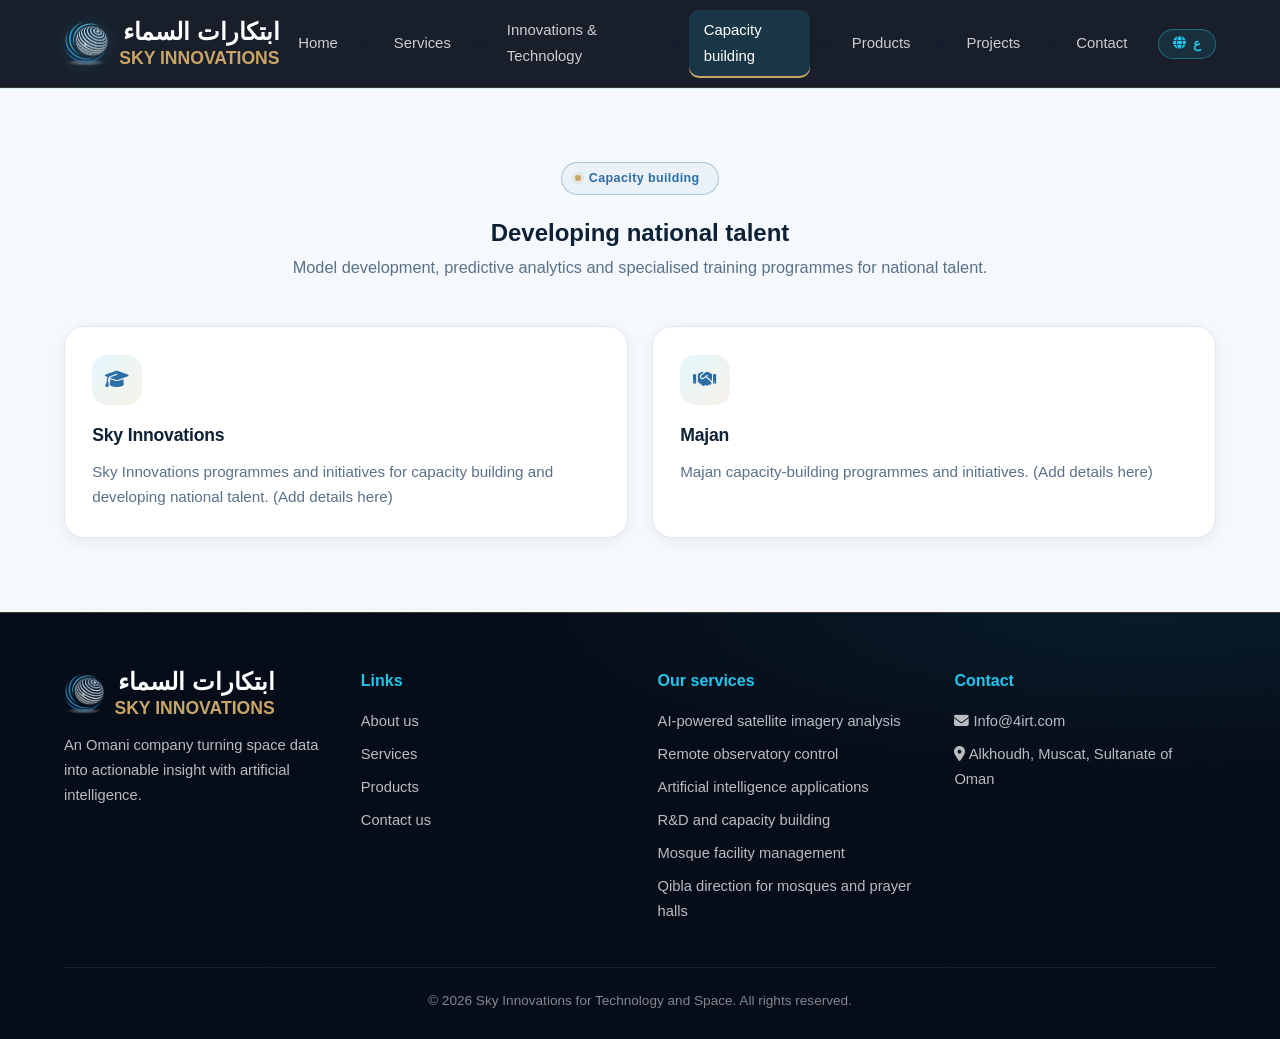
<file: Capacity.html>
<!DOCTYPE html>
<html lang="ar" dir="rtl">
<head>
<meta charset="UTF-8">
<meta name="viewport" content="width=device-width, initial-scale=1.0, viewport-fit=cover">
<meta http-equiv="Content-Security-Policy" content="default-src 'self'; base-uri 'self'; object-src 'none'; script-src 'self'; style-src 'self' 'unsafe-inline' https://fonts.googleapis.com https://cdnjs.cloudflare.com; font-src 'self' https://fonts.gstatic.com https://cdnjs.cloudflare.com; img-src 'self' data:; connect-src 'self'; form-action 'self'; frame-src 'none'; upgrade-insecure-requests">
<meta name="referrer" content="strict-origin-when-cross-origin">
<title>بناء القدرات | ابتكارات السماء</title>
<meta name="description" content="برامج بناء القدرات وتأهيل الكوادر الوطنية في ابتكارات السماء.">
<link href="https://fonts.googleapis.com/css2?family=Tajawal:wght@300;400;500;700;800;900&family=Inter:wght@400;500;600;700;800;900&display=swap" rel="stylesheet" crossorigin="anonymous" referrerpolicy="no-referrer">
<link rel="stylesheet" href="https://cdnjs.cloudflare.com/ajax/libs/font-awesome/6.5.1/css/all.min.css" crossorigin="anonymous" referrerpolicy="no-referrer">
<link rel="stylesheet" href="assets/style.css">

<style>
  :root {
    --brand-size: 1.8rem;        
    --logo-size: 1.1rem;         
  }

  /* ===== الشعار في قسم الـ hero ===== */
  .hero-brand {
    display: flex;
    align-items: baseline;     
    justify-content: center;
    gap: 16px;
    margin: 0 0 1rem;
  }
  .hero-brand .brand-ar,
  .hero-brand .brand-en {
    font-family: "Tajawal", sans-serif !important;
    font-size: var(--brand-size) !important;
    font-weight: 800 !important;
    line-height: 1.2 !important;
    letter-spacing: 0 !important;
    word-spacing: 0 !important;
    margin: 0 !important;
    padding: 0 !important;
  }
  .hero-brand .brand-en { text-transform: uppercase; }
  .hero-brand .brand-rule {
    align-self: center;
    width: 1px;
    height: 1.4em;
    background: currentColor;
    opacity: .5;
    flex: none;
  }

  /* ===== الشعار في الشريط العلوي ===== */
  .logo h1,
  .logo p {
    font-family: "Tajawal", sans-serif !important;
    font-size: var(--logo-size) !important;
    font-weight: 800 !important;
    line-height: 1.25 !important;
    letter-spacing: 0 !important;
    word-spacing: 0 !important;
    margin: 0 !important;
    padding: 0 !important;
  }

  /* ===== الشعار في الفوتر ===== */
  .footer-brand strong,
  .footer-brand em {
    display: block;
    font-family: "Tajawal", sans-serif !important;
    font-size: var(--logo-size) !important;
    font-style: normal;
    font-weight: 800 !important;
    line-height: 1.25 !important;
    letter-spacing: 0 !important;
    word-spacing: 0 !important;
    margin: 0 !important;
    padding: 0 !important;
  }

  .logo > div,
  .footer-brand > div {
    display: flex;
    flex-direction: column;
    align-items: flex-start;
  }
  .logo h1, .logo p,
  .footer-brand strong, .footer-brand em {
    width: max-content;
    max-width: none;
    white-space: nowrap;
  }

  .logo h1.is-latin,
  .footer-brand strong.is-latin {
    text-transform: uppercase;
  }
  .logo > div, .footer-brand > div { text-align: start; }
 
  .hero-brand,
  .logo > div,
  .footer-brand > div {
    direction: rtl;
  }
  .hero-brand .brand-en,
  .logo p,
  .footer-brand em {
    direction: ltr;
    unicode-bidi: isolate;
  }

  .logo p,
  .footer-brand em,
  .hero-brand .brand-en {
    display: block !important;
    visibility: visible !important;
    opacity: 1 !important;
    height: auto !important;
    max-height: none !important;
    overflow: visible !important;
    position: static !important;
    transform: none !important;
    clip: auto !important;
  }
  .hero-brand .brand-en { display: inline-block !important; }

  .nav-menu .has-sub { position: relative; display: flex; align-items: center; gap: 4px; }
  .nav-menu .sub-menu li { position: relative; }
  .nav-menu .sub-toggle {
    background: none; border: 0; color: inherit; cursor: pointer;
    padding: 4px; font-size: .75rem; line-height: 1;
  }
  .nav-menu .sub-toggle i { transition: transform .2s; }
  .nav-menu .has-sub.open > .sub-toggle i { transform: rotate(180deg); }
  .nav-menu .sub-menu {
    list-style: none; margin: 0; padding: 6px;
    position: absolute; top: 100%; inset-inline-start: 0;
    min-width: 180px;
    background: #0b1626; border: 1px solid rgba(255,255,255,.12);
    border-radius: 10px; box-shadow: 0 10px 30px rgba(0,0,0,.4);
    opacity: 0; visibility: hidden; transform: translateY(6px);
    transition: opacity .2s, transform .2s, visibility .2s;
    z-index: 100;
  }
  .nav-menu .sub-menu li { display: block; margin: 0; }
  .nav-menu .sub-menu a { display: block; padding: 8px 12px; border-radius: 8px; white-space: nowrap; }
  .nav-menu .sub-menu a:hover { background: rgba(255,255,255,.08); }

  
  .nav-menu .sub-menu li.has-sub { display: flex; justify-content: space-between; }
  .nav-menu .sub-menu li.has-sub > a { flex: 1; }
  .nav-menu .sub-menu .sub-menu {
    top: -7px; inset-inline-start: auto; inset-inline-end: calc(100% - 2px);
  }
  .nav-menu .sub-menu .sub-toggle i,
  .nav-menu .sub-menu .has-sub.open > .sub-toggle i { transform: rotate(90deg); }
  html[dir="ltr"] .nav-menu .sub-menu .sub-toggle i,
  html[dir="ltr"] .nav-menu .sub-menu .has-sub.open > .sub-toggle i { transform: rotate(-90deg); }

  .nav-menu .has-sub.open > .sub-menu,
  .nav-menu .has-sub:focus-within > .sub-menu {
    opacity: 1; visibility: visible; transform: none;
  }
  @media (hover: hover) {
    .nav-menu .has-sub:hover > .sub-menu { opacity: 1; visibility: visible; transform: none; }
  }
  @media (max-width: 900px) {
    .nav-menu .has-sub { flex-wrap: wrap; }
    .nav-menu .sub-menu {
      position: static; width: 100%; flex-basis: 100%;
      display: none; opacity: 1; visibility: visible; transform: none;
      box-shadow: none; background: transparent; border: 0; padding: 0 12px;
    }
    .nav-menu .has-sub.open > .sub-menu { display: block; }
  }
</style>

<link rel="icon" type="image/png" href="assets/favicon.png">
<link rel="apple-touch-icon" href="assets/favicon.png">
<meta name="theme-color" content="#050C18">
</head>
<body data-title-ar="بناء القدرات | ابتكارات السماء" data-title-en="Capacity building | Sky Innovations" data-desc-ar="برامج بناء القدرات وتأهيل الكوادر الوطنية في ابتكارات السماء." data-desc-en="Capacity building and national talent development programmes at Sky Innovations.">
<nav class="navbar">
  <div class="nav-container">
    <a class="logo" href="index.html">
      <img src="assets/logo.png" alt="شعار ابتكارات السماء">
      <div><h1>ابتكارات السماء</h1><p>SKY INNOVATIONS</p></div>
    </a>
    <div class="nav-right">
      <button class="lang-btn" id="langBtn" type="button" aria-label="تبديل اللغة / Switch language">
        <i class="fa-solid fa-globe"></i><span id="langLabel">EN</span>
      </button>
      <button class="nav-toggle" aria-label="القائمة / Menu" aria-expanded="false"><i class="fa-solid fa-bars"></i></button>
    </div>
    <ul class="nav-menu"><li class="has-sub"><a href="index.html" data-en="Home">الرئيسية</a><button class="sub-toggle" type="button" aria-expanded="false" aria-label="القائمة الفرعية / Submenu"><i class="fa-solid fa-chevron-down"></i></button>
        <ul class="sub-menu">
          <li><a href="about.html" data-en="About">نبذة عن الشركة</a></li>
          <li><a href="about.html" data-en="About">سياسة الأمن والسلامة</a></li>
        </ul></li><li class="has-sub"><a href="services.html" data-en="Services">الخدمات</a><button class="sub-toggle" type="button" aria-expanded="false" aria-label="القائمة الفرعية / Submenu"><i class="fa-solid fa-chevron-down"></i></button>
        <ul class="sub-menu">
          <li><a href="services.html#mosque-management" data-en="Mosque facility management">إدارة مرافق المساجد</a></li>
          <li><a href="qibla.html" data-en="Qibla direction">تحديد اتجاه القبلة</a></li>
          <li><a href="network-surveys.html" data-en="Network surveys">المسوحات الشبكية</a></li>
          <li><a href="network-site-optimization.html" data-en="Network site optimization">تحسين مواقع الشبكية</a></li>
          <li><a href="observatory-control.html" data-en="Astronomical observatory control">التحكم بالمراصد الفلكية</a></li>
          <li><a href="space-mission-management.html" data-en="Space mission management">إدارة المهام الفضائية</a></li>
          <li><a href="data-analysis-forecasting.html" data-en="Data analysis &amp; extrapolation">تحليل واستقراء البيانات</a></li>
          <li><a href="rd-prototyping.html" data-en="R&amp;D and prototyping">البحث والتطوير والنمذجة الأولية</a></li>
          <li><a href="big-data-processing.html" data-en="Big data processing">معالجة البيانات الضخمة</a></li>
        </ul></li><li class="has-sub"><a href="innovations.html" data-en="Innovations &amp; Technology">الابتكارات والتقنية</a><button class="sub-toggle" type="button" aria-expanded="false" aria-label="القائمة الفرعية / Submenu"><i class="fa-solid fa-chevron-down"></i></button>
        <ul class="sub-menu">
          <li><a href="data-to-insights.html" data-en="Turning data into insights">تحويل البيانات إلى رؤى</a></li>
          <li><a href="sustainable-environment.html" data-en="Sustainable environmental monitoring">مراقبة البيئة المستدامة</a></li>
          <li><a href="cognitive-cities.html" data-en="Cognitive city systems">أنظمة المدن الإدراكية</a></li>
          <li><a href="change-detection.html" data-en="Change detection &amp; forecasting">الكشف عن التغييرات والتوقعات</a></li>
        </ul></li><li class="has-sub"><a href="capacity.html" class="active" data-en="Capacity building">بناء القدرات</a><button class="sub-toggle" type="button" aria-expanded="false" aria-label="القائمة الفرعية / Submenu"><i class="fa-solid fa-chevron-down"></i></button>
        <ul class="sub-menu">
          <li><a href="sky-innovations.html" data-en="Sky Innovations">الفلك والفضاء</a>
            <!-- لإضافة انبثاق تحت هذا العنصر: ضع داخل الـ ul التالي عناصر بهذا الشكل <li><a href="الرابط" data-en="English">الاسم</a></li> -->
            <ul class="sub-menu"></ul>
          </li>
          <li><a href="majan.html" data-en="Majan">الذكاء الاصطناعي</a>

            <!-- لإضافة انبثاق تحت هذا العنصر: ضع داخل الـ ul التالي عناصر بهذا الشكل <li><a href="الرابط" data-en="English">الاسم</a></li> -->
            <ul class="sub-menu"></ul>
            <li><a href="innovative-solutions.html" data-en="Innovative solutions">الحلول الابتكارية</a></li>
          </li>
        </ul></li><li class="has-sub"><a href="products.html" data-en="Products">المنتجات</a><button class="sub-toggle" type="button" aria-expanded="false" aria-label="القائمة الفرعية / Submenu"><i class="fa-solid fa-chevron-down"></i></button>
        <ul class="sub-menu">
          <li><a href="imam-app.html" data-en="Imam app">تطبيقات الهواتف النقالة</a></li>
          <li><a href="scientific-equipment.html" data-en="Scientific equipment supply">الأجهزة العلمية</a></li>
           <li><a href="scientific-equipment.html" data-en="Scientific equipment supply">الطاقة المتجددة</a></li>
        </ul></li><li class="has-sub"><a href="projects.html" data-en="Projects">المشاريع</a><button class="sub-toggle" type="button" aria-expanded="false" aria-label="القائمة الفرعية / Submenu"><i class="fa-solid fa-chevron-down"></i></button>
        <ul class="sub-menu">
          <li><a href="contributed-projects.html" data-en="Contributed projects">الشركاء والمشاريع</a></li>
        </ul></li><li><a href="contact.html" data-en="Contact">تواصل معنا</a></li></ul>
  </div>
</nav>
<section>
  <div class="wrap">
    <div class="section-head"><div class="eyebrow" data-en="Capacity building">بناء القدرات</div><h2 data-en="Developing national talent">تأهيل الكوادر الوطنية</h2><p data-en="Model development, predictive analytics and specialised training programmes for national talent.">تطوير النماذج والتحليلات التنبؤية وبرامج تدريبية متخصصة لتأهيل الكوادر الوطنية.</p></div>
    <div class="grid g2">
      <div class="card" id="sky-innovations"><i class="ico fa-solid fa-graduation-cap"></i><h4 data-en="Sky Innovations">الفلك والفضاء</h4><p data-en="Sky Innovations programmes and initiatives for capacity building and developing national talent. (Add details here)">برامج ومبادرات ابتكارات السماء لبناء القدرات وتأهيل الكوادر الوطنية. (أضف التفاصيل هنا)</p></div>
      <div class="card" id="majan"><i class="ico fa-solid fa-handshake"></i><h4 data-en="Majan">الذكاء الاصطناعي</h4><p data-en="Majan capacity-building programmes and initiatives. (Add details here)">برامج ومبادرات مجان في بناء القدرات. (أضف التفاصيل هنا)</p></div>
    </div>
  </div>
</section>
<footer>
  <div class="footer-grid">
    <div>
      <div class="footer-brand"><img src="assets/logo.png" alt=""><div><strong>ابتكارات السماء</strong><em>SKY INNOVATIONS</em></div></div>
      <p style="font-size:.92rem" data-en="An Omani company turning space data into actionable insight with artificial intelligence.">شركة عُمانية متخصصة في تحويل البيانات الفضائية إلى رؤى قابلة للتنفيذ باستخدام الذكاء الاصطناعي.</p>
    </div>
    <div>
      <h5 data-en="Links">روابط</h5>
      <ul>
        <li><a href="about.html" data-en="About us">من نحن</a></li>
        <li><a href="services.html" data-en="Services">الخدمات</a></li>
        <li><a href="products.html" data-en="Products">المنتجات</a></li>
        <li><a href="contact.html" data-en="Contact us">تواصل معنا</a></li>
      </ul>
    </div>
    <div>
      <h5 data-en="Our services">خدماتنا</h5>
            <ul>
        <li data-en="AI-powered satellite imagery analysis">تحليل الصور الفضائية بالذكاء الاصطناعي</li>
        <li data-en="Remote observatory control">التحكم بالمراصد عن بُعد</li>
        <li data-en="Artificial intelligence applications">تطبيقات الذكاء الاصطناعي</li>
        <li data-en="R&D and capacity building">البحث والتطوير وبناء القدرات</li>
        <li data-en="Mosque facility management"><a href="services.html#mosque-management">إدارة مرافق المساجد</a></li>
        <li data-en="Qibla direction for mosques and prayer halls"><a href="qibla.html">تحديد اتجاه القبلة للجوامع والمصليات</a></li>
      </ul>
    </div>
    <div>
      <h5 data-en="Contact">تواصل</h5>
      <ul>
        <li><i class="fa-solid fa-envelope"></i> Info@4irt.com</li>
        <li><i class="fa-solid fa-location-dot"></i> <span data-en="Alkhoudh, Muscat, Sultanate of Oman">الخوض, مسقط, سلطنة عُمان</span></li>
      </ul>
    </div>
  </div>
  <div class="copy" data-en="© 2026 Sky Innovations for Technology and Space. All rights reserved.">© 2026 شركة ابتكارات السماء . جميع الحقوق محفوظة.</div>
</footer>
<script src="assets/lang.js"></script>
<script src="assets/brand-fit.js"></script>
<script src="assets/nav-dropdown.js"></script>
</body>
</html>
</file>
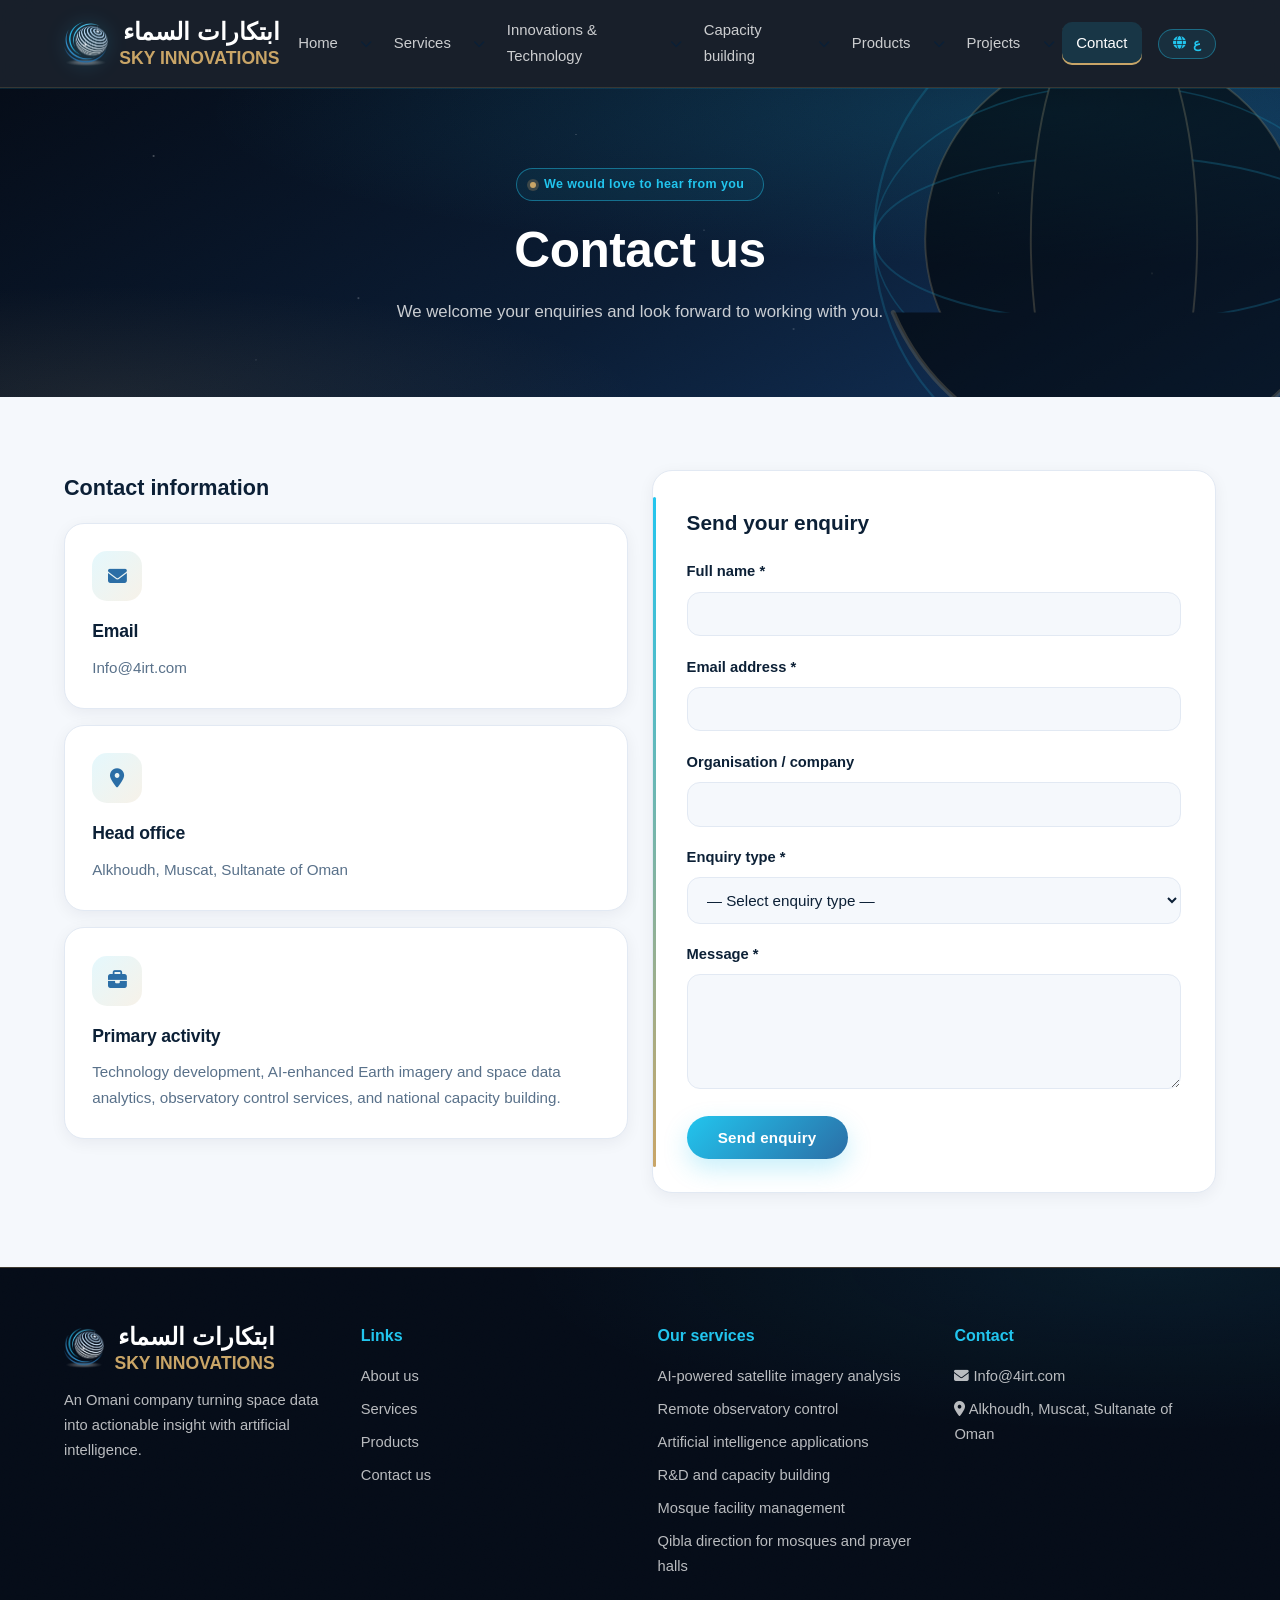
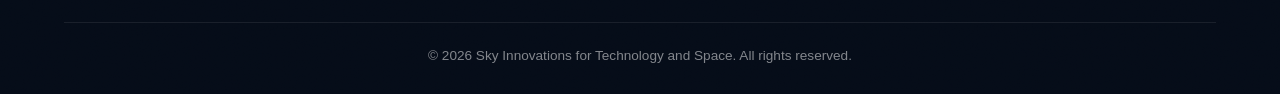
<file: contact.html>
<!DOCTYPE html>
<html lang="ar" dir="rtl">
<head>
<meta charset="UTF-8">
<meta name="viewport" content="width=device-width, initial-scale=1.0, viewport-fit=cover">
<meta http-equiv="Content-Security-Policy" content="default-src 'self'; base-uri 'self'; object-src 'none'; script-src 'self'; style-src 'self' 'unsafe-inline' https://fonts.googleapis.com https://cdnjs.cloudflare.com; font-src 'self' https://fonts.gstatic.com https://cdnjs.cloudflare.com; img-src 'self' data:; connect-src 'self' https://api.web3forms.com; form-action 'self'; frame-src 'none'; upgrade-insecure-requests">
<meta name="referrer" content="strict-origin-when-c
ross-origin">
<title>تواصل معنا | ابتكارات السماء</title>
<meta name="description" content="تواصل مع شركة ابتكارات السماء للاستفسار عن الخدمات والمنتجات وفرص الشراكة.">
<link href="https://fonts.googleapis.com/css2?family=Tajawal:wght@300;400;500;700;800;900&family=Inter:wght@400;500;600;700;800;900&display=swap" rel="stylesheet" crossorigin="anonymous" referrerpolicy="no-referrer">
<link rel="stylesheet" href="https://cdnjs.cloudflare.com/ajax/libs/font-awesome/6.5.1/css/all.min.css" crossorigin="anonymous" referrerpolicy="no-referrer">
<link rel="stylesheet" href="assets/style.css">
<style>
  :root {
    --brand-size: 1.8rem;        
    --logo-size: 1.1rem;         
  }

  /* ===== الشعار في قسم الـ hero ===== */
  .hero-brand {
    display: flex;
    align-items: baseline;       
    justify-content: center;
    gap: 16px;
    margin: 0 0 1rem;
  }
  .hero-brand .brand-ar,
  .hero-brand .brand-en {
    font-family: "Tajawal", sans-serif !important;
    font-size: var(--brand-size) !important;
    font-weight: 800 !important;
    line-height: 1.2 !important;
    letter-spacing: 0 !important;
    word-spacing: 0 !important;
    margin: 0 !important;
    padding: 0 !important;
  }
  .hero-brand .brand-en { text-transform: uppercase; }
  .hero-brand .brand-rule {
    align-self: center;
    width: 1px;
    height: 1.4em;
    background: currentColor;
    opacity: .5;
    flex: none;
  }

  /* ===== الشعار في الشريط العلوي ===== */
  .logo h1,
  .logo p {
    font-family: "Tajawal", sans-serif !important;
    font-size: var(--logo-size) !important;
    font-weight: 800 !important;
    line-height: 1.25 !important;
    letter-spacing: 0 !important;
    word-spacing: 0 !important;
    margin: 0 !important;
    padding: 0 !important;
  }

  /* ===== الشعار في الفوتر ===== */
  .footer-brand strong,
  .footer-brand em {
    display: block;
    font-family: "Tajawal", sans-serif !important;
    font-size: var(--logo-size) !important;
    font-style: normal;
    font-weight: 800 !important;
    line-height: 1.25 !important;
    letter-spacing: 0 !important;
    word-spacing: 0 !important;
    margin: 0 !important;
    padding: 0 !important;
  }

  
  .logo > div,
  .footer-brand > div {
    display: flex;
    flex-direction: column;
    align-items: flex-start;
  }
  .logo h1, .logo p,
  .footer-brand strong, .footer-brand em {
    width: max-content;
    max-width: none;
    white-space: nowrap;
  }

  
  .logo h1.is-latin,
  .footer-brand strong.is-latin {
    text-transform: uppercase;
  }
  .logo > div, .footer-brand > div { text-align: start; }
  
  .hero-brand,
  .logo > div,
  .footer-brand > div {
    direction: rtl;
  }
  .hero-brand .brand-en,
  .logo p,
  .footer-brand em {
    direction: ltr;
    unicode-bidi: isolate;
  }

  .logo p,
  .footer-brand em,
  .hero-brand .brand-en {
    display: block !important;
    visibility: visible !important;
    opacity: 1 !important;
    height: auto !important;
    max-height: none !important;
    overflow: visible !important;
    position: static !important;
    transform: none !important;
    clip: auto !important;
  }
  .hero-brand .brand-en { display: inline-block !important; }
  
  .nav-menu .has-sub { position: relative; display: flex; align-items: center; gap: 4px; }
  .nav-menu .sub-menu li { position: relative; }
  .nav-menu .sub-toggle {
    background: none; border: 0; color: inherit; cursor: pointer;
    padding: 4px; font-size: .75rem; line-height: 1;
  }
  .nav-menu .sub-toggle i { transition: transform .2s; }
  .nav-menu .has-sub.open > .sub-toggle i { transform: rotate(180deg); }
  .nav-menu .sub-menu {
    list-style: none; margin: 0; padding: 6px;
    position: absolute; top: 100%; inset-inline-start: 0;
    min-width: 180px;
    background: #0b1626; border: 1px solid rgba(255,255,255,.12);
    border-radius: 10px; box-shadow: 0 10px 30px rgba(0,0,0,.4);
    opacity: 0; visibility: hidden; transform: translateY(6px);
    transition: opacity .2s, transform .2s, visibility .2s;
    z-index: 100;
  }
  .nav-menu .sub-menu li { display: block; margin: 0; }
  .nav-menu .sub-menu a { display: block; padding: 8px 12px; border-radius: 8px; white-space: nowrap; }
  .nav-menu .sub-menu a:hover { background: rgba(255,255,255,.08); }


  .nav-menu .sub-menu li.has-sub { display: flex; justify-content: space-between; }
  .nav-menu .sub-menu li.has-sub > a { flex: 1; }
  .nav-menu .sub-menu .sub-menu {
    top: -7px; inset-inline-start: auto; inset-inline-end: calc(100% - 2px);
  }
  .nav-menu .sub-menu .sub-toggle i,
  .nav-menu .sub-menu .has-sub.open > .sub-toggle i { transform: rotate(90deg); }
  html[dir="ltr"] .nav-menu .sub-menu .sub-toggle i,
  html[dir="ltr"] .nav-menu .sub-menu .has-sub.open > .sub-toggle i { transform: rotate(-90deg); }

  .nav-menu .has-sub.open > .sub-menu,
  .nav-menu .has-sub:focus-within > .sub-menu {
    opacity: 1; visibility: visible; transform: none;
  }
  @media (hover: hover) {
    .nav-menu .has-sub:hover > .sub-menu { opacity: 1; visibility: visible; transform: none; }
  }
  @media (max-width: 900px) {
    .nav-menu .has-sub { flex-wrap: wrap; }
    .nav-menu .sub-menu {
      position: static; width: 100%; flex-basis: 100%;
      display: none; opacity: 1; visibility: visible; transform: none;
      box-shadow: none; background: transparent; border: 0; padding: 0 12px;
    }
    .nav-menu .has-sub.open > .sub-menu { display: block; }
  }
</style>

<link rel="icon" type="image/png" href="assets/favicon.png">
<link rel="apple-touch-icon" href="assets/favicon.png">
<meta name="theme-color" content="#050C18">
</head>
<body data-title-ar="تواصل معنا | ابتكارات السماء" data-title-en="Contact | Sky Innovations" data-desc-ar="تواصل مع شركة ابتكارات السماء للاستفسار عن الخدمات والمنتجات وفرص الشراكة." data-desc-en="Get in touch with Sky Innovations about services, products and partnership opportunities.">
<nav class="navbar">
  <div class="nav-container">
    <a class="logo" href="index.html">
      <img src="assets/logo.png" alt="شعار ابتكارات السماء">
      <div><h1>ابتكارات السماء</h1><p>SKY INNOVATIONS</p></div>
    </a>
    <div class="nav-right">
      <button class="lang-btn" id="langBtn" type="button" aria-label="تبديل اللغة / Switch language">
        <i class="fa-solid fa-globe"></i><span id="langLabel">EN</span>
      </button>
      <button class="nav-toggle" aria-label="القائمة / Menu" aria-expanded="false"><i class="fa-solid fa-bars"></i></button>
    </div>
    <ul class="nav-menu"><li class="has-sub"><a href="index.html" data-en="Home">الرئيسية</a><button class="sub-toggle" type="button" aria-expanded="false" aria-label="القائمة الفرعية / Submenu"><i class="fa-solid fa-chevron-down"></i></button>
        <ul class="sub-menu">
          <li><a href="about.html" data-en="About">نبذة عن الشركة</a></li>
          <li><a href="about.html" data-en="About">سياسة الأمن والسلامة</a></li>
        </ul></li><li class="has-sub"><a href="services.html" data-en="Services">الخدمات</a><button class="sub-toggle" type="button" aria-expanded="false" aria-label="القائمة الفرعية / Submenu"><i class="fa-solid fa-chevron-down"></i></button>
        <ul class="sub-menu">
          <li><a href="services.html#mosque-management" data-en="Mosque facility management">إدارة مرافق المساجد</a></li>
          <li><a href="qibla.html" data-en="Qibla direction">تحديد اتجاه القبلة</a></li>
          <li><a href="network-surveys.html" data-en="Network surveys">المسوحات الشبكية</a></li>
          <li><a href="network-site-optimization.html" data-en="Network site optimization">تحسين مواقع الشبكية</a></li>
          <li><a href="observatory-control.html" data-en="Astronomical observatory control">التحكم بالمراصد الفلكية</a></li>
          <li><a href="space-mission-management.html" data-en="Space mission management">إدارة المهام الفضائية</a></li>
          <li><a href="data-analysis-forecasting.html" data-en="Data analysis &amp; extrapolation">تحليل واستقراء البيانات</a></li>
          <li><a href="rd-prototyping.html" data-en="R&amp;D and prototyping">البحث والتطوير والنمذجة الأولية</a></li>
          <li><a href="big-data-processing.html" data-en="Big data processing">معالجة البيانات الضخمة</a></li>
        </ul></li><li class="has-sub"><a href="innovations.html" data-en="Innovations &amp; Technology">الابتكارات والتقنية</a><button class="sub-toggle" type="button" aria-expanded="false" aria-label="القائمة الفرعية / Submenu"><i class="fa-solid fa-chevron-down"></i></button>
        <ul class="sub-menu">
          <li><a href="innovative-solutions.html" data-en="Innovative solutions">الحلول الابتكارية</a></li>
          <li><a href="sustainable-environment.html" data-en="Sustainable environmental monitoring">مراقبة البيئة المستدامة</a></li>
          <li><a href="cognitive-cities.html" data-en="Cognitive city systems">أنظمة المدن الإدراكية</a></li>
          <li><a href="change-detection.html" data-en="Change detection &amp; forecasting">الكشف عن التغييرات والتوقعات</a></li>
        </ul></li><li class="has-sub"><a href="capacity.html" data-en="Capacity building">بناء القدرات</a><button class="sub-toggle" type="button" aria-expanded="false" aria-label="القائمة الفرعية / Submenu"><i class="fa-solid fa-chevron-down"></i></button>
        <ul class="sub-menu">
          <li><a href="sky-innovations.html" data-en="Sky Innovations">الفلك والفضاء</a>
            <!-- لإضافة انبثاق تحت هذا العنصر: ضع داخل الـ ul التالي عناصر بهذا الشكل <li><a href="الرابط" data-en="English">الاسم</a></li> -->
            <ul class="sub-menu"></ul>
          </li>
          <li><a href="majan.html" data-en="Majan">الذكاء الاصطناعي</a>
            <!-- لإضافة انبثاق تحت هذا العنصر: ضع داخل الـ ul التالي عناصر بهذا الشكل <li><a href="الرابط" data-en="English">الاسم</a></li> -->
            <ul class="sub-menu"></ul>
          </li>
        </ul></li><li class="has-sub"><a href="products.html" data-en="Products">المنتجات</a><button class="sub-toggle" type="button" aria-expanded="false" aria-label="القائمة الفرعية / Submenu"><i class="fa-solid fa-chevron-down"></i></button>
        <ul class="sub-menu">
          <li><a href="imam-app.html" data-en="Imam app">تطبيق الهواتف النقالة</a></li>
          <li><a href="scientific-equipment.html" data-en="Scientific equipment supply"> الأجهزة العلمية</a></li>
          <li><a href="scientific-equipment.html" data-en="Scientific equipment supply"> الطاقة المتجددة</a></li>
        </ul></li><li class="has-sub"><a href="projects.html" data-en="Projects">المشاريع</a><button class="sub-toggle" type="button" aria-expanded="false" aria-label="القائمة الفرعية / Submenu"><i class="fa-solid fa-chevron-down"></i></button>
        <ul class="sub-menu">
          <li><a href="contributed-projects.html" data-en="Contributed projects">الشركاء والمشاريع</a></li>
        </ul></li><li><a href="contact.html" class="active" data-en="Contact">تواصل معنا</a></li></ul>
  </div>
</nav>
<header class="hero"><div class="hero-orbit" aria-hidden="true">
  <svg viewBox="0 0 400 400" xmlns="http://www.w3.org/2000/svg">
    <circle class="ring" cx="200" cy="200" r="150" stroke-width="1.4"/>
    <circle class="ring-b" cx="200" cy="200" r="118" stroke-width="1.2"/>
    <ellipse class="ring" cx="200" cy="200" rx="150" ry="52" stroke-width="1.2"/>
    <ellipse class="ring" cx="200" cy="200" rx="150" ry="96" stroke-width="1"/>
    <ellipse class="ring-b" cx="200" cy="200" rx="52" ry="150" stroke-width="1.2"/>
    <path class="ring-b" d="M62 246a150 150 0 0 0 276 0" stroke-width="3" stroke-linecap="round"/>
  </svg>
</div><div class="hero-inner">
  <div class="eyebrow" data-en="We would love to hear from you">نسعد بتواصلكم</div>
  <h2 data-en="Contact us">تواصل معنا</h2>
  <p data-en="We welcome your enquiries and look forward to working with you.">نرحّب باستفساراتكم ونتطلع إلى التعاون معكم.</p>
</div></header>

<section>
  <div class="wrap">
    <div class="grid g2">
      <div>
        <h3 style="font-size:1.35rem;font-weight:800;margin-bottom:1rem" data-en="Contact information">معلومات التواصل</h3>
        <div class="grid" style="gap:1rem">
          <div class="card"><i class="ico fa-solid fa-envelope"></i><h4 data-en="Email">البريد الإلكتروني</h4><p>Info@4irt.com</p></div>
          <div class="card"><i class="ico fa-solid fa-location-dot"></i><h4 data-en="Head office">المقر الرئيسي</h4><p data-en=" Alkhoudh, Muscat, Sultanate of Oman">الخوض, مسقط, سلطنة عُمان</p></div>
          <div class="card"><i class="ico fa-solid fa-briefcase"></i><h4 data-en="Primary activity">النشاط الأساسي</h4><p data-en="Technology development, AI-enhanced Earth imagery and space data analytics, observatory control services, and national capacity building.">تطوير التكنولوجيا، تحليلات صور الأرض المعززة بالذكاء الاصطناعي وبيانات الفضاء، خدمات التحكم بالمراصد، وبناء القدرات الوطنية.</p></div>
        </div>
      </div>
      <div class="form-card">
        <h3 style="font-size:1.3rem;font-weight:800;margin-bottom:1.2rem" data-en="Send your enquiry">أرسل استفسارك</h3>
        <form id="contactForm" data-web3forms>
          <input type="hidden" name="access_key" value="9ddf36c1-501b-467d-b964-2cab23d40c35">
          <input type="hidden" name="subject" value="استفسار جديد من موقع ابتكارات السماء">
          <input type="hidden" name="from_name" value="نموذج تواصل معنا">
          <div class="field"><label for="name" data-en="Full name *">الاسم الكامل *</label><input id="name" name="name" required></div>
          <div class="field"><label for="email" data-en="Email address *">البريد الإلكتروني *</label><input id="email" name="email" type="email" required></div>
          <div class="field"><label for="org" data-en="Organisation / company">الجهة / الشركة</label><input id="org" name="org"></div>
          <div class="field">
            <label for="type" data-en="Enquiry type *">نوع الاستفسار *</label>
            <select id="type" name="type" required>
              <option value="" data-en="— Select enquiry type —">— اختر نوع الاستفسار —</option>
              <option data-en="Space data analysis services">خدمات تحليل البيانات الفضائية</option><option data-en="Observatory control services">خدمات التحكم بالمراصد</option><option data-en="AI solutions">حلول الذكاء الاصطناعي</option><option data-en="Mosque facility management and qibla determination">حلول المساجد وتحديد القبلة</option><option data-en="BICODI energy storage products">منتجات BICODI لتخزين الطاقة</option><option data-en="Scientific equipment supply">توريد الأجهزة العلمية</option><option data-en="Training and capacity building">برامج التدريب وبناء القدرات</option><option data-en="Strategic partnership">شراكة استراتيجية</option><option data-en="Other enquiry">استفسار آخر</option>
            </select>
          </div>
          
        <div class="hp" aria-hidden="true"><label for="hp-contact">اتركه فارغاً</label><input id="hp-contact" name="botcheck" type="text" tabindex="-1" autocomplete="off"></div>
          <div class="field"><label for="msg" data-en="Message *">الرسالة *</label><textarea id="msg" name="msg" required></textarea></div>
          <p data-form-status role="status" aria-live="polite" style="margin:.6rem 0;font-weight:600"></p>
          <button class="btn btn-primary" type="submit" id="contactSubmitBtn" data-en="Send enquiry">إرسال الاستفسار</button>
        </form>
      </div>
    </div>
  </div>
</section>
<footer>
  <div class="footer-grid">
    <div>
      <div class="footer-brand"><img src="assets/logo.png" alt=""><div><strong>ابتكارات السماء</strong><em>SKY INNOVATIONS</em></div></div>
      <p style="font-size:.92rem" data-en="An Omani company turning space data into actionable insight with artificial intelligence.">شركة عُمانية متخصصة في تحويل البيانات الفضائية إلى رؤى قابلة للتنفيذ باستخدام الذكاء الاصطناعي.</p>
    </div>
    <div>
      <h5 data-en="Links">روابط</h5>
      <ul>
        <li><a href="about.html" data-en="About us">من نحن</a></li>
        <li><a href="services.html" data-en="Services">الخدمات</a></li>
        <li><a href="products.html" data-en="Products">المنتجات</a></li>
        <li><a href="contact.html" data-en="Contact us">تواصل معنا</a></li>
      </ul>
    </div>
    <div>
      <h5 data-en="Our services">خدماتنا</h5>
            <ul>
        <li data-en="AI-powered satellite imagery analysis">تحليل الصور الفضائية بالذكاء الاصطناعي</li>
        <li data-en="Remote observatory control">التحكم بالمراصد عن بُعد</li>
        <li data-en="Artificial intelligence applications">تطبيقات الذكاء الاصطناعي</li>
        <li data-en="R&D and capacity building">البحث والتطوير وبناء القدرات</li>
        <li data-en="Mosque facility management"><a href="services.html#mosque-management">إدارة مرافق المساجد</a></li>
        <li data-en="Qibla direction for mosques and prayer halls"><a href="qibla.html">تحديد اتجاه القبلة للجوامع والمصليات</a></li>
      </ul>
    </div>
    <div>
      <h5 data-en="Contact">تواصل</h5>
      <ul>
        <li><i class="fa-solid fa-envelope"></i> Info@4irt.com</li>
        <li><i class="fa-solid fa-location-dot"></i> <span data-en="Alkhoudh, Muscat, Sultanate of Oman">الخوض, مسقط, سلطنة عُمان</span></li>
      </ul>
    </div>
  </div>
  <div class="copy" data-en="© 2026 Sky Innovations for Technology and Space. All rights reserved.">© 2026 شركة ابتكارات السماء . جميع الحقوق محفوظة.</div>
</footer>

<script src="assets/lang.js"></script>
<script src="assets/brand-fit.js"></script>
<script src="assets/nav-dropdown.js"></script>
<script src="assets/web3forms.js"></script>
</body>
</html>
</file>
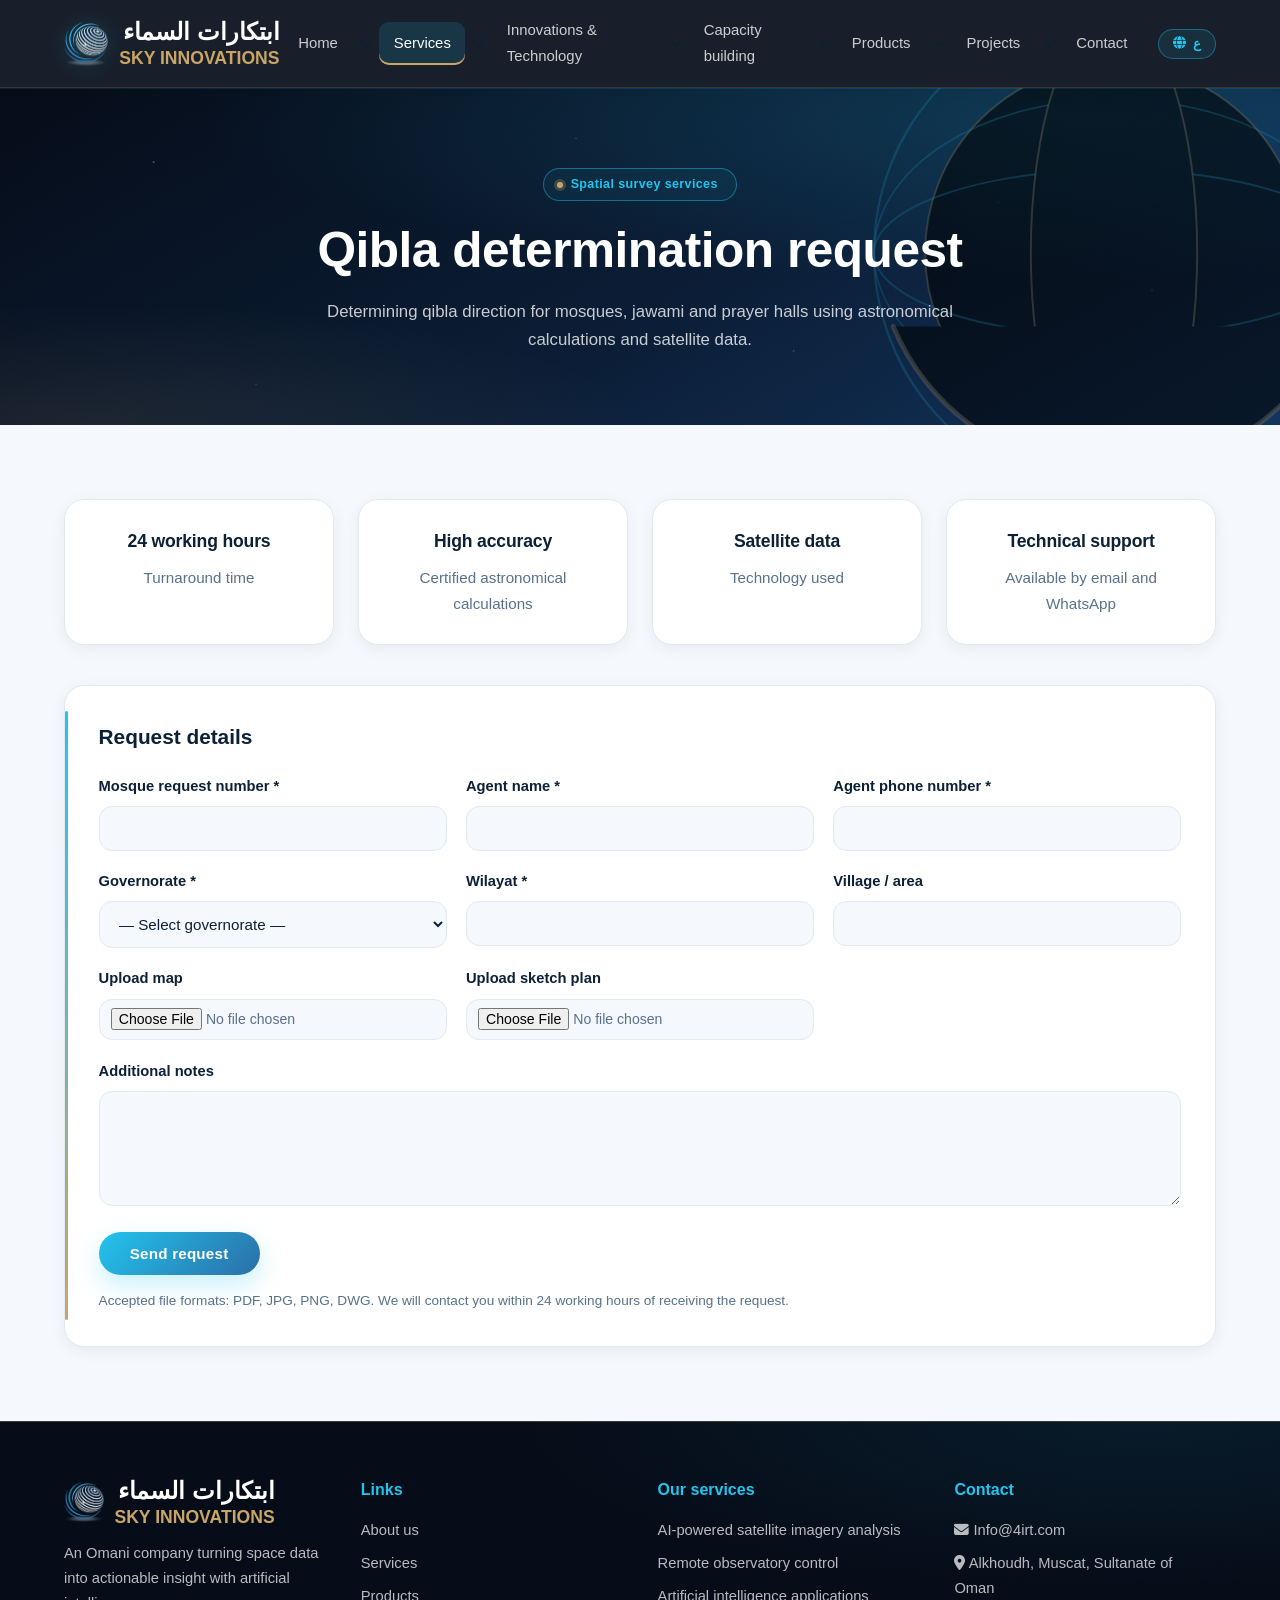
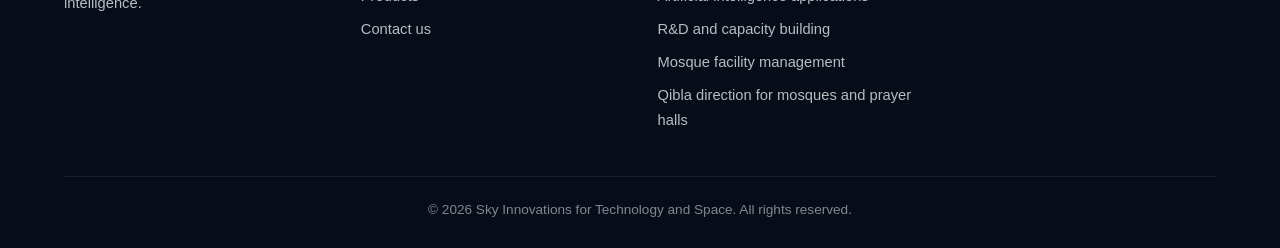
<file: qibla.html>
<!DOCTYPE html>
<html lang="ar" dir="rtl">
<head>
<meta charset="UTF-8">
<meta name="viewport" content="width=device-width, initial-scale=1.0, viewport-fit=cover">
<meta http-equiv="Content-Security-Policy" content="default-src 'self'; base-uri 'self'; object-src 'none'; script-src 'self'; style-src 'self' 'unsafe-inline' https://fonts.googleapis.com https://cdnjs.cloudflare.com; font-src 'self' https://fonts.gstatic.com https://cdnjs.cloudflare.com; img-src 'self' data:; connect-src 'self' https://api.web3forms.com; form-action 'self'; frame-src 'none'; upgrade-insecure-requests">
<meta name="referrer" content="strict-origin-when-cross-origin">
<title>طلب تحديد القبلة | ابتكارات السماء</title>
<meta name="description" content="نموذج تقديم طلب خدمة تحديد اتجاه القبلة للمساجد والجوامع في سلطنة عُمان.">
<link href="https://fonts.googleapis.com/css2?family=Tajawal:wght@300;400;500;700;800;900&family=Inter:wght@400;500;600;700;800;900&display=swap" rel="stylesheet" crossorigin="anonymous" referrerpolicy="no-referrer">
<link rel="stylesheet" href="https://cdnjs.cloudflare.com/ajax/libs/font-awesome/6.5.1/css/all.min.css" crossorigin="anonymous" referrerpolicy="no-referrer">
<link rel="stylesheet" href="assets/style.css">
<style>
  :root {
    --brand-size: 1.8rem;        
    --logo-size: 1.1rem;        
  }

 
  .hero-brand {
    display: flex;
    align-items: baseline;        
    justify-content: center;
    gap: 16px;
    margin: 0 0 1rem;
  }
  .hero-brand .brand-ar,
  .hero-brand .brand-en {
    font-family: "Tajawal", sans-serif !important;
    font-size: var(--brand-size) !important;
    font-weight: 800 !important;
    line-height: 1.2 !important;
    letter-spacing: 0 !important;
    word-spacing: 0 !important;
    margin: 0 !important;
    padding: 0 !important;
  }
  .hero-brand .brand-en { text-transform: uppercase; }
  .hero-brand .brand-rule {
    align-self: center;
    width: 1px;
    height: 1.4em;
    background: currentColor;
    opacity: .5;
    flex: none;
  }

  /* ===== الشعار في الشريط العلوي ===== */
  .logo h1,
  .logo p {
    font-family: "Tajawal", sans-serif !important;
    font-size: var(--logo-size) !important;
    font-weight: 800 !important;
    line-height: 1.25 !important;
    letter-spacing: 0 !important;
    word-spacing: 0 !important;
    margin: 0 !important;
    padding: 0 !important;
  }

  /* ===== الشعار في الفوتر ===== */
  .footer-brand strong,
  .footer-brand em {
    display: block;
    font-family: "Tajawal", sans-serif !important;
    font-size: var(--logo-size) !important;
    font-style: normal;
    font-weight: 800 !important;
    line-height: 1.25 !important;
    letter-spacing: 0 !important;
    word-spacing: 0 !important;
    margin: 0 !important;
    padding: 0 !important;
  }

  
  .logo > div,
  .footer-brand > div {
    display: flex;
    flex-direction: column;
    align-items: flex-start;
  }
  .logo h1, .logo p,
  .footer-brand strong, .footer-brand em {
    width: max-content;
    max-width: none;
    white-space: nowrap;
  }

  
  .logo h1.is-latin,
  .footer-brand strong.is-latin {
    text-transform: uppercase;
  }
  .logo > div, .footer-brand > div { text-align: start; }
 
  .hero-brand,
  .logo > div,
  .footer-brand > div {
    direction: rtl;
  }
  .hero-brand .brand-en,
  .logo p,
  .footer-brand em {
    direction: ltr;
    unicode-bidi: isolate;
  }
  
  .logo p,
  .footer-brand em,
  .hero-brand .brand-en {
    display: block !important;
    visibility: visible !important;
    opacity: 1 !important;
    height: auto !important;
    max-height: none !important;
    overflow: visible !important;
    position: static !important;
    transform: none !important;
    clip: auto !important;
  }
  .hero-brand .brand-en { display: inline-block !important; }
  
  .nav-menu .has-sub { position: relative; display: flex; align-items: center; gap: 4px; }
  .nav-menu .sub-menu li { position: relative; }
  .nav-menu .sub-toggle {
    background: none; border: 0; color: inherit; cursor: pointer;
    padding: 4px; font-size: .75rem; line-height: 1;
  }
  .nav-menu .sub-toggle i { transition: transform .2s; }
  .nav-menu .has-sub.open > .sub-toggle i { transform: rotate(180deg); }
  .nav-menu .sub-menu {
    list-style: none; margin: 0; padding: 6px;
    position: absolute; top: 100%; inset-inline-start: 0;
    min-width: 180px;
    background: #0b1626; border: 1px solid rgba(255,255,255,.12);
    border-radius: 10px; box-shadow: 0 10px 30px rgba(0,0,0,.4);
    opacity: 0; visibility: hidden; transform: translateY(6px);
    transition: opacity .2s, transform .2s, visibility .2s;
    z-index: 100;
  }
  .nav-menu .sub-menu li { display: block; margin: 0; }
  .nav-menu .sub-menu a { display: block; padding: 8px 12px; border-radius: 8px; white-space: nowrap; }
  .nav-menu .sub-menu a:hover { background: rgba(255,255,255,.08); }


  .nav-menu .sub-menu li.has-sub { display: flex; justify-content: space-between; }
  .nav-menu .sub-menu li.has-sub > a { flex: 1; }
  .nav-menu .sub-menu .sub-menu {
    top: -7px; inset-inline-start: auto; inset-inline-end: calc(100% - 2px);
  }
  .nav-menu .sub-menu .sub-toggle i,
  .nav-menu .sub-menu .has-sub.open > .sub-toggle i { transform: rotate(90deg); }
  html[dir="ltr"] .nav-menu .sub-menu .sub-toggle i,
  html[dir="ltr"] .nav-menu .sub-menu .has-sub.open > .sub-toggle i { transform: rotate(-90deg); }

  .nav-menu .has-sub.open > .sub-menu,
  .nav-menu .has-sub:focus-within > .sub-menu {
    opacity: 1; visibility: visible; transform: none;
  }
  @media (hover: hover) {
    .nav-menu .has-sub:hover > .sub-menu { opacity: 1; visibility: visible; transform: none; }
  }
  @media (max-width: 900px) {
    .nav-menu .has-sub { flex-wrap: wrap; }
    .nav-menu .sub-menu {
      position: static; width: 100%; flex-basis: 100%;
      display: none; opacity: 1; visibility: visible; transform: none;
      box-shadow: none; background: transparent; border: 0; padding: 0 12px;
    }
    .nav-menu .has-sub.open > .sub-menu { display: block; }
  }
</style>

<link rel="icon" type="image/png" href="assets/favicon.png">
<link rel="apple-touch-icon" href="assets/favicon.png">
<meta name="theme-color" content="#050C18">
</head>
<body data-title-ar="طلب تحديد القبلة | ابتكارات السماء" data-title-en="Qibla Determination Request | Sky Innovations" data-desc-ar="نموذج تقديم طلب خدمة تحديد اتجاه القبلة للمساجد والجوامع في سلطنة عُمان." data-desc-en="Request form for qibla direction determination for mosques in the Sultanate of Oman.">
<nav class="navbar">
  <div class="nav-container">
    <a class="logo" href="index.html">
      <img src="assets/logo.png" alt="شعار ابتكارات السماء">
      <div><h1>ابتكارات السماء</h1><p>SKY INNOVATIONS</p></div>
    </a>
    <div class="nav-right">
      <button class="lang-btn" id="langBtn" type="button" aria-label="تبديل اللغة / Switch language">
        <i class="fa-solid fa-globe"></i><span id="langLabel">EN</span>
      </button>
      <button class="nav-toggle" aria-label="القائمة / Menu" aria-expanded="false"><i class="fa-solid fa-bars"></i></button>
    </div>
    <ul class="nav-menu"><li class="has-sub"><a href="index.html" data-en="Home">الرئيسية</a><button class="sub-toggle" type="button" aria-expanded="false" aria-label="القائمة الفرعية / Submenu"><i class="fa-solid fa-chevron-down"></i></button>
        <ul class="sub-menu">
          <li><a href="about.html" data-en="About">نبذة عن الشركة </a></li>
           <li><a href="about.html" data-en="About">سياسة الأمن والسلامة</a></li>
        </ul></li><li class="has-sub"><a href="services.html" class="active" data-en="Services">الخدمات</a><button class="sub-toggle" type="button" aria-expanded="false" aria-label="القائمة الفرعية / Submenu"><i class="fa-solid fa-chevron-down"></i></button>
        <ul class="sub-menu">
          <li><a href="services.html#mosque-management" data-en="Mosque facility management">إدارة مرافق المساجد</a></li>
          <li><a href="qibla.html" data-en="Qibla direction">تحديد اتجاه القبلة</a></li>
          <li><a href="network-surveys.html" data-en="Network surveys">المسوحات الشبكية</a></li>
          <li><a href="network-site-optimization.html" data-en="Network site optimization">تحسين مواقع الشبكية</a></li>
          <li><a href="observatory-control.html" data-en="Astronomical observatory control">التحكم بالمراصد الفلكية</a></li>
          <li><a href="space-mission-management.html" data-en="Space mission management">إدارة المهام الفضائية</a></li>
          <li><a href="data-analysis-forecasting.html" data-en="Data analysis &amp; extrapolation">تحليل واستقراء البيانات</a></li>
          <li><a href="rd-prototyping.html" data-en="R&amp;D and prototyping">البحث والتطوير والنمذجة الأولية</a></li>
          <li><a href="big-data-processing.html" data-en="Big data processing">معالجة البيانات الضخمة</a></li>
        </ul></li><li class="has-sub"><a href="innovations.html" data-en="Innovations &amp; Technology">الابتكارات والتقنية</a><button class="sub-toggle" type="button" aria-expanded="false" aria-label="القائمة الفرعية / Submenu"><i class="fa-solid fa-chevron-down"></i></button>
        <ul class="sub-menu">
          <li><a href="innovative-solutions.html" data-en="Innovative solutions">الحلول الابتكارية</a></li>
          <li><a href="sustainable-environment.html" data-en="Sustainable environmental monitoring">مراقبة البيئة المستدامة</a></li>
          <li><a href="cognitive-cities.html" data-en="Cognitive city systems">أنظمة المدن الإدراكية</a></li>
          <li><a href="change-detection.html" data-en="Change detection &amp; forecasting">الكشف عن التغييرات والتوقعات</a></li>
        </ul></li><li class="has-sub"><a href="capacity.html" data-en="Capacity building">بناء القدرات</a><button class="sub-toggle" type="button" aria-expanded="false" aria-label="القائمة الفرعية / Submenu"><i class="fa-solid fa-chevron-down"></i></button>
        <ul class="sub-menu">
          <li><a href="sky-innovations.html" data-en="Sky Innovations">الفلك والفضاء</a>
            
            <ul class="sub-menu"></ul>
          </li>
          <li><a href="majan.html" data-en="Majan">الذكاء الاصطناعي</a>
           
            <ul class="sub-menu"></ul>
          </li>
        </ul></li><li class="has-sub"><a href="products.html" data-en="Products">المنتجات</a><button class="sub-toggle" type="button" aria-expanded="false" aria-label="القائمة الفرعية / Submenu"><i class="fa-solid fa-chevron-down"></i></button>
        <ul class="sub-menu">
          <li><a href="imam-app.html" data-en="Imam app">تطبيقات الهواتف النقالة</a></li>
          <li><a href="scientific-equipment.html" data-en="Scientific equipment supply"> الأجهزة العلمية</a></li>
          <li><a href="#" data-en="Scientific equipment supply"> الطاقة المتجددة</a></li>
        </ul></li><li class="has-sub"><a href="projects.html" data-en="Projects">المشاريع</a><button class="sub-toggle" type="button" aria-expanded="false" aria-label="القائمة الفرعية / Submenu"><i class="fa-solid fa-chevron-down"></i></button>
        <ul class="sub-menu">
          <li><a href="contributed-projects.html" data-en="Contributed projects">الشُركاء والمشاريع</a></li>
        </ul></li><li><a href="contact.html" data-en="Contact">تواصل معنا</a></li></ul>
  </div>
</nav>
<header class="hero"><div class="hero-orbit" aria-hidden="true">
  <svg viewBox="0 0 400 400" xmlns="http://www.w3.org/2000/svg">
    <circle class="ring" cx="200" cy="200" r="150" stroke-width="1.4"/>
    <circle class="ring-b" cx="200" cy="200" r="118" stroke-width="1.2"/>
    <ellipse class="ring" cx="200" cy="200" rx="150" ry="52" stroke-width="1.2"/>
    <ellipse class="ring" cx="200" cy="200" rx="150" ry="96" stroke-width="1"/>
    <ellipse class="ring-b" cx="200" cy="200" rx="52" ry="150" stroke-width="1.2"/>
    <path class="ring-b" d="M62 246a150 150 0 0 0 276 0" stroke-width="3" stroke-linecap="round"/>
  </svg>
</div><div class="hero-inner">
  <div class="eyebrow" data-en="Spatial survey services">خدمات المسوحات المكانية</div>
  <h2 data-en="Qibla determination request">طلب تحديد القبلة</h2>
  <p data-en="Determining qibla direction for mosques, jawami and prayer halls using astronomical calculations and satellite data.">تحديد اتجاه القبلة للمساجد والجوامع باستخدام الحسابات الفلكية وبيانات الأقمار الصناعية.</p>
</div></header>

<section>
  <div class="wrap">
    <div class="grid g4" style="margin-bottom:2.5rem">
      <div class="card" style="text-align:center"><h4 data-en="24 working hours">24 ساعة عمل</h4><p data-en="Turnaround time">مدة الإنجاز</p></div>
      <div class="card" style="text-align:center"><h4 data-en="High accuracy">دقة عالية</h4><p data-en="Certified astronomical calculations">حسابات فلكية معتمدة</p></div>
      <div class="card" style="text-align:center"><h4 data-en="Satellite data">أقمار صناعية</h4><p data-en="Technology used">التقنية المستخدمة</p></div>
      <div class="card" style="text-align:center"><h4 data-en="Technical support">دعم فني</h4><p data-en="Available by email and WhatsApp">متاح عبر البريد والواتساب</p></div>
    </div>

    <div class="form-card">
      <h3 style="font-size:1.3rem;font-weight:800;margin-bottom:1.2rem" data-en="Request details">بيانات الطلب</h3>
      <form data-web3forms>
        <input type="hidden" name="access_key" value="9ddf36c1-501b-467d-b964-2cab23d40c35">
        <input type="hidden" name="subject" value="طلب تحديد قبلة جديد من موقع ابتكارات السماء">
        <input type="hidden" name="from_name" value="نموذج تحديد القبلة">
        <div class="grid g2" style="gap:0 1.2rem">
          <div class="field"><label for="mosque" data-en="Mosque request number *">رقم طلب المسجد *</label><input id="mosque" name="mosque" required></div>
          <div class="field"><label for="agent" data-en="Agent name *">اسم الوكيل *</label><input id="agent" name="agent" required></div>
          <div class="field"><label for="phone" data-en="Agent phone number *">رقم هاتف الوكيل *</label><input id="phone" name="phone" type="tel" required></div>
          <div class="field">
            <label for="gov" data-en="Governorate *">المحافظة *</label>
            <select id="gov" name="gov" required>
              <option value="" data-en="— Select governorate —">— اختر المحافظة —</option>
              <option data-en="Muscat">مسقط</option><option data-en="Dhofar">ظفار</option><option data-en="Musandam">مسندم</option><option data-en="Al Buraimi">البريمي</option><option data-en="Ad Dakhiliyah">الداخلية</option><option data-en="North Al Batinah">شمال الباطنة</option><option data-en="South Al Batinah">جنوب الباطنة</option><option data-en="South Ash Sharqiyah">جنوب الشرقية</option><option data-en="North Ash Sharqiyah">شمال الشرقية</option><option data-en="Adh Dhahirah">الظاهرة</option><option data-en="Al Wusta">الوسطى</option>
            </select>
          </div>
          <div class="field"><label for="wilayat" data-en="Wilayat *">الولاية *</label><input id="wilayat" name="wilayat" required></div>
          <div class="field"><label for="village" data-en="Village / area">القرية / المنطقة</label><input id="village" name="village"></div>
          <div class="field"><label for="map" data-en="Upload map">رفع الخريطة</label><input id="map" name="map" type="file" accept=".pdf,.jpg,.jpeg,.png,.dwg"></div>
          <div class="field"><label for="sketch" data-en="Upload sketch plan">رفع المخطط الكروكي</label><input id="sketch" name="sketch" type="file" accept=".pdf,.jpg,.jpeg,.png,.dwg"></div>
        </div>
        
        <div class="hp" aria-hidden="true"><label for="hp-qibla">اتركه فارغاً</label><input id="hp-qibla" name="botcheck" type="text" tabindex="-1" autocomplete="off"></div>
        <div class="field"><label for="notes" data-en="Additional notes">ملاحظات إضافية</label><textarea id="notes" name="notes"></textarea></div>
        <p data-form-status role="status" aria-live="polite" style="margin:.6rem 0;font-weight:600"></p>
        <button class="btn btn-primary" type="submit" data-en="Send request">إرسال الطلب</button>
      </form>
      <p class="note" data-en="Accepted file formats: PDF, JPG, PNG, DWG. We will contact you within 24 working hours of receiving the request.">الصيغ المقبولة للملفات: PDF, JPG, PNG, DWG. سيتم التواصل معكم خلال 24 ساعة عمل من استلام الطلب.</p>
    </div>
  </div>
</section>
<footer>
  <div class="footer-grid">
    <div>
      <div class="footer-brand"><img src="assets/logo.png" alt=""><div><strong>ابتكارات السماء</strong><em>SKY INNOVATIONS</em></div></div>
      <p style="font-size:.92rem" data-en="An Omani company turning space data into actionable insight with artificial intelligence.">شركة عُمانية متخصصة في تحويل البيانات الفضائية إلى رؤى قابلة للتنفيذ باستخدام الذكاء الاصطناعي.</p>
    </div>
    <div>
      <h5 data-en="Links">روابط</h5>
      <ul>
        <li><a href="about.html" data-en="About us">من نحن</a></li>
        <li><a href="services.html" data-en="Services">الخدمات</a></li>
        <li><a href="products.html" data-en="Products">المنتجات</a></li>
        <li><a href="contact.html" data-en="Contact us">تواصل معنا</a></li>
      </ul>
    </div>
    <div>
      <h5 data-en="Our services">خدماتنا</h5>
            <ul>
        <li data-en="AI-powered satellite imagery analysis">تحليل الصور الفضائية بالذكاء الاصطناعي</li>
        <li data-en="Remote observatory control">التحكم بالمراصد عن بُعد</li>
        <li data-en="Artificial intelligence applications">تطبيقات الذكاء الاصطناعي</li>
        <li data-en="R&D and capacity building">البحث والتطوير وبناء القدرات</li>
        <li data-en="Mosque facility management"><a href="services.html#mosque-management">إدارة مرافق المساجد</a></li>
        <li data-en="Qibla direction for mosques and prayer halls"><a href="qibla.html">تحديد اتجاه القبلة للجوامع والمصليات</a></li>
      </ul>
    </div>
    <div>
      <h5 data-en="Contact">تواصل</h5>
      <ul>
        <li><i class="fa-solid fa-envelope"></i> Info@4irt.com</li>
        <li><i class="fa-solid fa-location-dot"></i> <span data-en="Alkhoudh, Muscat, Sultanate of Oman">الخوض, مسقط, سلطنة عُمان</span></li>
      </ul>
    </div>
  </div>
  <div class="copy" data-en="© 2026 Sky Innovations for Technology and Space. All rights reserved.">© 2026 شركة ابتكارات السماء . جميع الحقوق محفوظة.</div>
</footer>

<script src="assets/lang.js"></script>
<script src="assets/brand-fit.js"></script>
<script src="assets/nav-dropdown.js"></script>
<script src="assets/web3forms.js"></script>
</body>
</html>
</file>
<file: assets/style.css>
/* ابتكارات السماء — نمط موحّد. لوحة الألوان مستمدة من شعار الشركة، مع لمسة ذهبية تعكس الهوية العُمانية. */
* { margin: 0; padding: 0; box-sizing: border-box; }

:root {
  --deep: #050C18;
  --deep-2: #0A1C34;
  --deep-3: #12335C;
  --brand: #2B6EA6;
  --brand-2: #3D93D6;
  --cyan: #22C5EE;
  --cyan-dark: #0DA2C9;
  --cyan-soft: rgba(34,197,238,.12);
  --gold: #C9A567;
  --gold-dark: #A17F45;
  --gold-soft: rgba(201,165,103,.15);
  --bg: #F5F8FC;
  --surface: #FFFFFF;
  --ink: #0C2036;
  --gray: #59718A;
  --line: #E2E9F3;
  --shadow-sm: 0 4px 16px rgba(7,23,43,.06);
  --shadow-md: 0 20px 46px rgba(7,23,43,.13);
  --shadow-lg: 0 26px 60px rgba(7,23,43,.22);
  --radius: 20px;
  --radius-sm: 13px;
  --t: all .35s cubic-bezier(.4,0,.2,1);
  --serif-tighten: -.01em;
}

html { scroll-behavior: smooth; }
body {
  font-family: 'Tajawal','Inter',sans-serif;
  background: var(--bg);
  color: var(--ink);
  line-height: 1.8;
  overflow-x: hidden;
  -webkit-font-smoothing: antialiased;
}
img { max-width: 100%; display: block; }
a { text-decoration: none; color: inherit; }
:focus-visible { outline: 3px solid var(--cyan); outline-offset: 3px; border-radius: 4px; }
::selection { background: var(--cyan); color: var(--deep); }

@keyframes riseIn {
  from { opacity: 0; transform: translateY(16px); }
  to   { opacity: 1; transform: translateY(0); }
}
@keyframes driftOrbit {
  from { transform: rotate(0deg); }
  to   { transform: rotate(360deg); }
}
@keyframes pulseDot {
  0%, 100% { transform: scale(1); opacity: 1; }
  50%      { transform: scale(1.7); opacity: .35; }
}
@keyframes satelliteOrbit {
  from { offset-distance: 0%; }
  to   { offset-distance: 100%; }
}
@keyframes menuDrop {
  from { opacity: 0; transform: translateY(-8px); }
  to   { opacity: 1; transform: translateY(0); }
}

/* ===== Navbar ===== */
.navbar {
  background: rgba(5,12,24,.92);
  backdrop-filter: blur(14px) saturate(140%);
  -webkit-backdrop-filter: blur(14px) saturate(140%);
  padding: .6rem 5%;
  position: sticky; top: 0; z-index: 1000;
  border-bottom: 1px solid rgba(201,165,103,.18);
  box-shadow: 0 1px 0 rgba(34,197,238,.12);
}
.nav-container {
  max-width: 1220px; margin: 0 auto;
  display: flex; justify-content: space-between; align-items: center; gap: 1rem;
}
.logo { display: flex; align-items: center; gap: .7rem; transition: var(--t); }
.logo:hover { opacity: .85; }
.logo img { width: 44px; height: 44px; object-fit: contain; flex-shrink: 0;
  filter: drop-shadow(0 0 10px rgba(34,197,238,.35)); }
.logo h1 { color: #fff; font-size: 1.16rem; font-weight: 800; white-space: nowrap; line-height: 1.3; letter-spacing: var(--serif-tighten); }
.logo p { color: var(--gold); font-family: 'Inter', sans-serif; direction: ltr;
  font-size: .62rem; font-weight: 700; letter-spacing: .28em; line-height: 1.4; text-transform: uppercase; }

.nav-menu { display: flex; gap: .2rem; list-style: none; align-items: center; }
.nav-menu a {
  color: rgba(255,255,255,.78); padding: .55rem .9rem;
  border-radius: 10px; font-size: .93rem; font-weight: 500; transition: var(--t);
  display: block; position: relative;
}
.nav-menu a::after {
  content: ''; position: absolute; left: 50%; right: 50%; bottom: .2rem; height: 2px;
  background: var(--gold); border-radius: 2px; transition: var(--t);
}
.nav-menu a:hover::after { left: 20%; right: 20%; }
.nav-menu a:hover { color: var(--cyan); background: rgba(34,197,238,.09); }
.nav-menu a.active { color: #fff; background: rgba(34,197,238,.14); box-shadow: inset 0 -2px 0 var(--gold); }
.nav-menu a.active::after { display: none; }

.nav-right { display: flex; align-items: center; gap: .55rem; }

/* زر اللغة في أقصى طرف الشريط (الجهة المقابلة للشعار) على الشاشات الكبيرة */
@media (min-width: 861px) {
  .nav-right { order: 3; }
}

.lang-btn {
  display: flex; align-items: center; gap: .4rem;
  background: rgba(34,197,238,.1); border: 1px solid rgba(34,197,238,.4);
  color: var(--cyan); border-radius: 50px; padding: .4rem .9rem;
  font-family: 'Inter', 'Tajawal', sans-serif; font-size: .82rem; font-weight: 700;
  cursor: pointer; transition: var(--t); white-space: nowrap;
}
.lang-btn:hover { background: var(--cyan); color: var(--deep); border-color: var(--cyan); transform: translateY(-1px); }
.lang-btn i { font-size: .8rem; }

.nav-toggle {
  display: none; background: none; border: 1px solid rgba(34,197,238,.4);
  color: var(--cyan); border-radius: 10px; padding: .48rem .75rem;
  font-size: 1.1rem; cursor: pointer; transition: var(--t);
}
.nav-toggle:hover { background: rgba(34,197,238,.1); }

/* ===== الوضع الإنجليزي ===== */
html[lang="en"] body { font-family: 'Inter', sans-serif; line-height: 1.7; }
html[lang="en"] .brand-ar { display: none; }
html[lang="en"] .brand-rule { display: none; }
html[lang="en"] .brand-en { font-size: clamp(1.2rem, 3.2vw, 1.95rem); font-weight: 800; letter-spacing: .16em; color: #fff; }
html[lang="en"] .logo h1 { font-size: 1.1rem; }
html[lang="en"] .logo p { display: none; }
html[lang="en"] .spec li span:last-child { font-family: 'Inter', sans-serif; }

/* ===== Hero — المدار ===== */
.hero {
  background:
    radial-gradient(120% 90% at 82% 8%, rgba(34,197,238,.16), transparent 55%),
    radial-gradient(70% 60% at 8% 100%, rgba(201,165,103,.10), transparent 60%),
    linear-gradient(150deg, var(--deep) 0%, var(--deep-2) 55%, var(--deep-3) 100%);
  color: #fff; padding: 5rem 5% 4.4rem; text-align: center; position: relative; overflow: hidden;
}
.hero::before {
  content: ''; position: absolute; inset: 0; pointer-events: none; opacity: .55;
  background-image:
    radial-gradient(1.5px 1.5px at 12% 22%, rgba(255,255,255,.65), transparent),
    radial-gradient(1.5px 1.5px at 28% 68%, rgba(255,255,255,.5), transparent),
    radial-gradient(1px 1px at 45% 15%, rgba(255,255,255,.55), transparent),
    radial-gradient(1.5px 1.5px at 62% 78%, rgba(255,255,255,.4), transparent),
    radial-gradient(1px 1px at 78% 34%, rgba(255,255,255,.6), transparent),
    radial-gradient(1.5px 1.5px at 90% 60%, rgba(255,255,255,.45), transparent),
    radial-gradient(1px 1px at 20% 88%, rgba(255,255,255,.4), transparent),
    radial-gradient(1px 1px at 55% 46%, rgba(255,255,255,.5), transparent);
  background-repeat: no-repeat;
}
.hero::after {
  content: ''; position: absolute; inset: 0; pointer-events: none; opacity: .05;
  mix-blend-mode: overlay;
  background-image: url("data:image/svg+xml,%3Csvg xmlns='http://www.w3.org/2000/svg'%3E%3Cfilter id='n'%3E%3CfeTurbulence type='fractalNoise' baseFrequency='0.85' numOctaves='2' stitchTiles='stitch'/%3E%3C/filter%3E%3Crect width='100%25' height='100%25' filter='url(%23n)'/%3E%3C/svg%3E");
}
.hero-orbit {
  position: absolute; inset-inline-end: -12%; top: 50%; transform: translateY(-50%);
  width: min(640px, 80vw); aspect-ratio: 1; opacity: .55; pointer-events: none;
}
.hero-orbit svg { width: 100%; height: 100%; animation: driftOrbit 90s linear infinite; transform-origin: center; }
.hero-orbit .ring { fill: none; stroke: var(--cyan); stroke-opacity: .3; }
.hero-orbit .ring-b { stroke: var(--gold); stroke-opacity: .38; }
.hero-orbit::after {
  content: ''; position: absolute; top: 50%; left: 87.5%; width: 9px; height: 9px; margin: -4.5px 0 0 -4.5px;
  border-radius: 50%; background: radial-gradient(circle at 32% 30%, #fff, var(--gold) 70%);
  box-shadow: 0 0 16px 3px rgba(201,165,103,.55), 0 0 0 4px rgba(201,165,103,.15);
  offset-path: circle(37.5% at 50% 50%); offset-rotate: 0deg;
  animation: satelliteOrbit 16s linear infinite;
}
.hero-inner { position: relative; z-index: 1; max-width: 820px; margin: 0 auto; animation: riseIn .7s cubic-bezier(.4,0,.2,1) both; }

.hero-logo { width: 92px; height: 92px; margin: 0 auto 1.15rem; object-fit: contain;
  filter: drop-shadow(0 10px 28px rgba(34,197,238,.4)); }

/* اسم الشركة باللغتين */
.hero-brand {
  display: flex; align-items: center; justify-content: center;
  gap: .9rem; flex-wrap: wrap; margin-bottom: 1.35rem;
}
.brand-ar { font-size: clamp(1.4rem, 3.6vw, 2.05rem); font-weight: 900; color: #fff; letter-spacing: .5px; }
.brand-rule { width: 1px; height: 26px; background: linear-gradient(var(--cyan), var(--gold)); opacity: .7; }
.brand-en {
  font-family: 'Inter', sans-serif; direction: ltr;
  font-size: clamp(.8rem, 2vw, 1rem); font-weight: 600;
  letter-spacing: .4em; color: var(--cyan); text-transform: uppercase;
}

.eyebrow {
  display: inline-flex; align-items: center; gap: .5rem;
  border: 1px solid rgba(34,197,238,.45);
  color: var(--cyan); border-radius: 50px; padding: .3rem 1.15rem .3rem .8rem;
  font-size: .78rem; font-weight: 700; letter-spacing: .4px; margin-bottom: 1.15rem;
  background: rgba(34,197,238,.06);
}
.eyebrow::before {
  content: ''; width: 6px; height: 6px; border-radius: 50%; background: var(--gold); flex-shrink: 0;
  box-shadow: 0 0 0 3px rgba(201,165,103,.25);
}
.hero h2 { font-size: clamp(1.9rem, 5vw, 3.1rem); font-weight: 900; line-height: 1.24; margin-bottom: 1.05rem; letter-spacing: var(--serif-tighten); }
.hero h2 span { color: var(--cyan); background: linear-gradient(90deg, var(--cyan), var(--gold) 130%);
  -webkit-background-clip: text; background-clip: text; color: transparent; }
.hero p { max-width: 660px; margin: 0 auto; color: rgba(255,255,255,.78); font-size: 1.05rem; }
.hero-actions { margin-top: 2.1rem; display: flex; gap: .8rem; justify-content: center; flex-wrap: wrap; }

.btn {
  display: inline-block; padding: .8rem 1.95rem; border-radius: 50px;
  font-weight: 700; font-family: inherit; font-size: .95rem;
  cursor: pointer; border: none; transition: var(--t); letter-spacing: .2px;
}
.btn-primary { background: linear-gradient(135deg, var(--cyan), var(--brand)); color: #fff; box-shadow: 0 10px 24px rgba(34,197,238,.25); }
.btn-primary:hover { transform: translateY(-2px); box-shadow: 0 14px 30px rgba(34,197,238,.4); }
.btn-primary:active { transform: translateY(0); }
.btn-ghost { background: transparent; color: #fff; border: 1px solid rgba(255,255,255,.35); }
.btn-ghost:hover { border-color: var(--gold); color: var(--gold); background: rgba(201,165,103,.08); }
.btn-dark { background: var(--deep-2); color: #fff; }
.btn-dark:hover { background: var(--brand); transform: translateY(-2px); box-shadow: var(--shadow-md); }

/* ===== Sections ===== */
section { padding: 4.6rem 5%; }
.wrap { max-width: 1220px; margin: 0 auto; }
.section-head { text-align: center; max-width: 720px; margin: 0 auto 2.8rem; }
.section-head .eyebrow { color: var(--brand); border-color: rgba(43,110,166,.35); background: rgba(43,110,166,.05); }
.section-head .eyebrow::before { background: var(--gold); box-shadow: 0 0 0 3px var(--gold-soft); }
.section-head h3 { font-size: clamp(1.55rem, 3.5vw, 2.15rem); font-weight: 800; margin-bottom: .6rem; letter-spacing: var(--serif-tighten); }
/* توقيع بصري: عقدة على مسار مداري، تكراراً لإشارة البطل */
.section-head h3::after {
  content: ''; display: block; width: 96px; height: 8px; margin: .9rem auto 0;
  background-repeat: no-repeat;
  background-image:
    radial-gradient(3.5px 3.5px at 50% 50%, var(--gold) 60%, transparent 64%),
    linear-gradient(90deg, transparent, var(--cyan) 32%, var(--cyan) 68%, transparent);
  background-size: 100% 100%, 100% 2px;
  background-position: center, center;
}
.section-head p { color: var(--gray); font-size: 1.02rem; }
.alt { background: var(--surface); position: relative; }
.alt::before {
  content: ''; position: absolute; inset-inline: 0; top: 0; height: 1px;
  background: linear-gradient(90deg, transparent, var(--line) 20%, var(--line) 80%, transparent);
}

.grid { display: grid; gap: 1.5rem; }
.g2 { grid-template-columns: repeat(auto-fit, minmax(300px, 1fr)); }
.g3 { grid-template-columns: repeat(auto-fit, minmax(270px, 1fr)); }
.g4 { grid-template-columns: repeat(auto-fit, minmax(210px, 1fr)); }

.card {
  background: var(--surface); border: 1px solid var(--line); border-radius: var(--radius);
  padding: 1.7rem; box-shadow: var(--shadow-sm); transition: var(--t); position: relative;
  overflow: hidden;
}
.card::before {
  content: ''; position: absolute; inset-inline: 0; top: 0; height: 3px; transform: scaleX(0);
  transform-origin: right; transition: transform .45s cubic-bezier(.4,0,.2,1);
  background: linear-gradient(90deg, var(--cyan), var(--gold));
}
html[dir="rtl"] .card::before { transform-origin: right; }
.card:hover::before { transform: scaleX(1); }
.alt .card { background: var(--bg); }
.card:hover { transform: translateY(-5px); box-shadow: var(--shadow-md); border-color: rgba(34,197,238,.4); }
.card i.ico {
  width: 50px; height: 50px; border-radius: 15px; margin-bottom: 1rem;
  background: linear-gradient(135deg, var(--cyan-soft), var(--gold-soft));
  color: var(--brand);
  display: flex; align-items: center; justify-content: center; font-size: 1.18rem;
  transition: var(--t);
}
.card:hover i.ico { transform: scale(1.08) rotate(-4deg); color: var(--cyan-dark); box-shadow: 0 0 0 6px var(--cyan-soft); }
.card h4 { font-size: 1.1rem; font-weight: 800; margin-bottom: .5rem; letter-spacing: var(--serif-tighten); }
.card p { color: var(--gray); font-size: .95rem; }
.card ul { margin: .7rem 0 0; padding-inline-start: 1.15rem; color: var(--gray); font-size: .92rem; }
.card ul li { margin-bottom: .3rem; }

.spec { list-style: none; padding: 0; margin: .9rem 0 0; font-size: .9rem; }
.spec li { display: flex; justify-content: space-between; gap: 1rem; padding: .5rem 0; border-bottom: 1px dashed var(--line); }
.spec li:last-child { border-bottom: none; }
.spec li span:first-child { color: var(--gray); }
.spec li span:last-child { font-weight: 700; color: var(--brand); font-family: 'Inter', 'Tajawal', sans-serif; }

.tag {
  display: inline-block; background: var(--gold-soft); color: var(--gold-dark);
  border-radius: 50px; padding: .16rem .85rem; font-size: .73rem; font-weight: 700; margin-bottom: .7rem;
  letter-spacing: .2px;
}

.value-row { display: flex; gap: 1rem; align-items: flex-start; }
.value-num {
  display: flex; align-items: center; justify-content: center; flex-shrink: 0;
  width: 2.5rem; height: 2.5rem; border-radius: 50%;
  font-weight: 800; font-size: .95rem; color: var(--brand);
  background: var(--surface);
  border: 1.5px solid transparent;
  background-image: linear-gradient(var(--surface), var(--surface)), conic-gradient(from 210deg, var(--cyan), var(--gold), var(--cyan));
  background-origin: border-box; background-clip: padding-box, border-box;
  transition: var(--t);
}
.card:hover .value-num { transform: scale(1.06); }

/* ===== Form ===== */
.form-card { background: var(--surface); border: 1px solid var(--line); border-radius: var(--radius); padding: 2.1rem; box-shadow: var(--shadow-sm); position: relative; }
.form-card::before {
  content: ''; position: absolute; inset-inline-start: 0; top: 1.6rem; bottom: 1.6rem; width: 3px; border-radius: 3px;
  background: linear-gradient(180deg, var(--cyan), var(--gold));
}
.field { margin-bottom: 1.15rem; }
.field label { display: block; font-weight: 600; font-size: .92rem; margin-bottom: .45rem; color: var(--ink); }
.field input, .field select, .field textarea {
  width: 100%; padding: .8rem .95rem; border: 1px solid var(--line);
  border-radius: var(--radius-sm); font-family: inherit; font-size: .95rem; background: var(--bg);
  transition: var(--t); color: var(--ink);
}
.field input:hover, .field select:hover, .field textarea:hover { border-color: rgba(34,197,238,.5); }
.field input:focus, .field select:focus, .field textarea:focus {
  outline: none; border-color: var(--cyan); background: #fff; box-shadow: 0 0 0 4px rgba(34,197,238,.15);
}
.field textarea { min-height: 115px; resize: vertical; }
.field input[type="file"] {
  padding: .55rem .7rem; cursor: pointer; color: var(--gray); font-size: .88rem;
}
.note { font-size: .85rem; color: var(--gray); margin-top: .9rem; }

/* ===== Footer ===== */
footer {
  background:
    radial-gradient(90% 70% at 90% 0%, rgba(34,197,238,.08), transparent 55%),
    var(--deep);
  color: rgba(255,255,255,.72); padding: 3.4rem 5% 1.7rem;
  border-top: 1px solid rgba(201,165,103,.3);
  position: relative; overflow: hidden;
}
footer::after {
  content: ''; position: absolute; inset: 0; pointer-events: none; opacity: .04;
  mix-blend-mode: overlay;
  background-image: url("data:image/svg+xml,%3Csvg xmlns='http://www.w3.org/2000/svg'%3E%3Cfilter id='n'%3E%3CfeTurbulence type='fractalNoise' baseFrequency='0.85' numOctaves='2' stitchTiles='stitch'/%3E%3C/filter%3E%3Crect width='100%25' height='100%25' filter='url(%23n)'/%3E%3C/svg%3E");
}
.footer-grid, .copy { position: relative; z-index: 1; }
.footer-grid { max-width: 1220px; margin: 0 auto; display: grid; gap: 2.2rem; grid-template-columns: repeat(auto-fit, minmax(220px, 1fr)); }
.footer-brand { display: flex; align-items: center; gap: .65rem; margin-bottom: .8rem; }
.footer-brand img { width: 40px; height: 40px; object-fit: contain; }
.footer-brand strong { color: #fff; font-size: 1.06rem; display: block; line-height: 1.35; }
.footer-brand em {
  font-family: 'Inter', sans-serif; direction: ltr; font-style: normal;
  color: var(--gold); font-size: .66rem; font-weight: 600;
  letter-spacing: .26em; text-transform: uppercase; display: block;
}
footer h5 { color: var(--cyan); font-size: 1rem; margin-bottom: .9rem; font-weight: 800; }
footer ul { list-style: none; }
footer li { margin-bottom: .5rem; font-size: .92rem; }
footer a { transition: var(--t); }
footer a:hover { color: var(--gold); }
.copy {
  max-width: 1220px; margin: 2.2rem auto 0; padding-top: 1.3rem;
  border-top: 1px solid rgba(255,255,255,.08); text-align: center; font-size: .85rem; color: rgba(255,255,255,.5);
}

@media (max-width: 860px) {
  .nav-menu {
    display: none; position: absolute; top: 100%; inset-inline: 0;
    background: rgba(5,12,24,.99); flex-direction: column; align-items: stretch;
    padding: .6rem 5% 1rem; gap: 0; border-bottom: 1px solid rgba(201,165,103,.18);
  }
  .nav-menu.open { display: flex; animation: menuDrop .25s ease both; }
  .nav-toggle { display: block; }
  section { padding: 3.2rem 5%; }
  .hero-orbit { opacity: .3; }
  .logo img { width: 38px; height: 38px; }
  .logo h1 { font-size: 1.03rem; }
  .logo p { font-size: .55rem; letter-spacing: .18em; }
  .brand-rule { display: none; }
  .hero-brand { gap: .3rem; flex-direction: column; }
  .form-card { padding: 1.5rem; }
}

@media (prefers-reduced-motion: reduce) {
  * { transition: none !important; scroll-behavior: auto; animation: none !important; }
}

/* مصيدة السبام — مخفية عن البشر ومرئية للروبوتات */
.hp { position: absolute; left: -9999px; width: 1px; height: 1px; overflow: hidden; }
</file>
